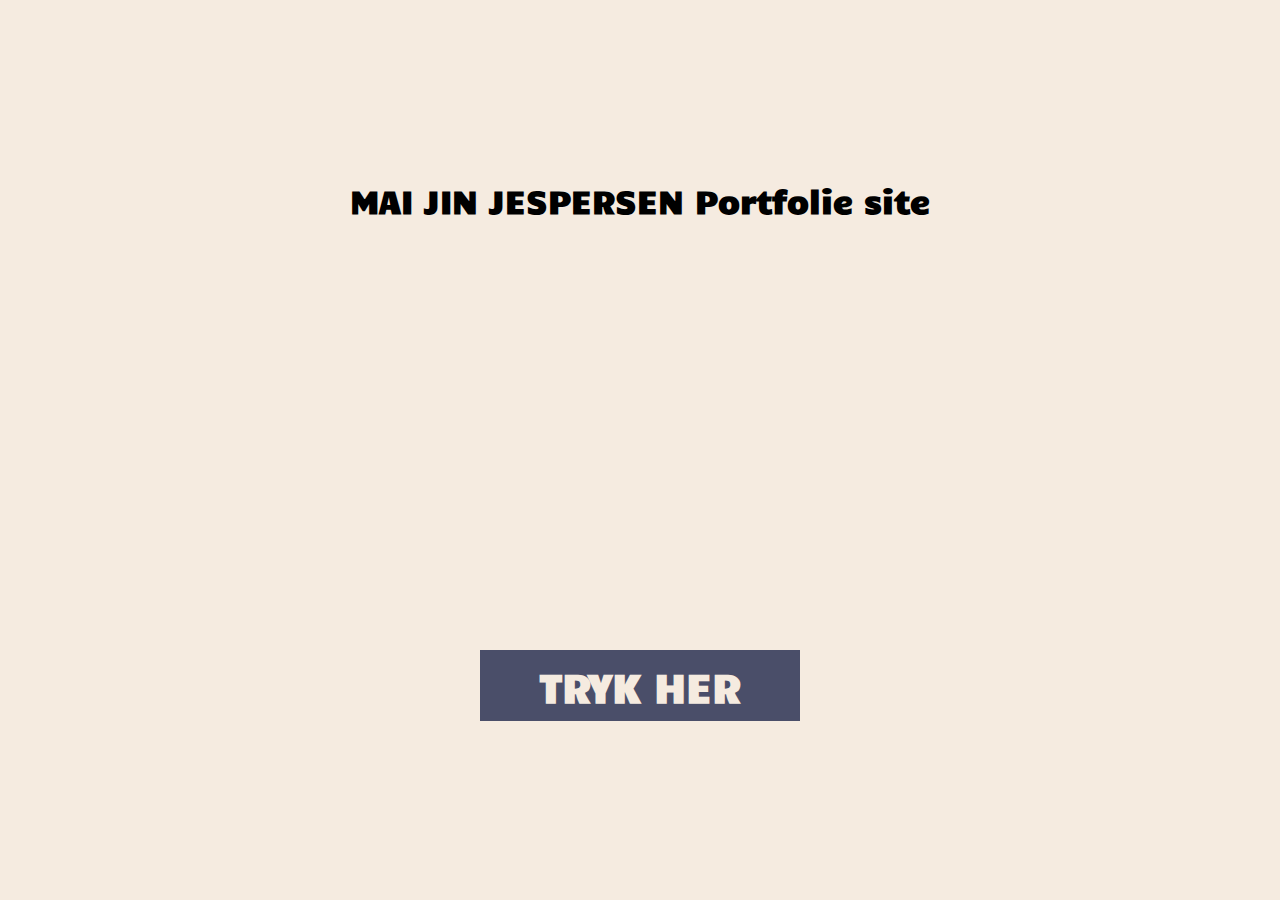
<file: index.html>
<!DOCTYPE html>
<html lang="da">

<head>
    <meta charset="UTF-8">
    <meta name="viewport" content="width=device-width, initial-scale=1.0">
    <title>screen</title>
    <link rel="preconnect" href="https://fonts.googleapis.com">
    <link rel="preconnect" href="https://fonts.gstatic.com" crossorigin>
    <link href="https://fonts.googleapis.com/css2?family=Candal&display=swap" rel="stylesheet">
    <link rel="stylesheet" href="style.css">
</head>

<body class="screen">
    <header></header>
    <main>
        <div class="container screen_text">
            <h1>
                MAI JIN JESPERSEN
                Portfolie site
            </h1>

            <a class="knap" id="forside_knap" href="forside.html">
                TRYK HER
            </a>
        </div>
    </main>

    <script type="module" src="script.js"></script>
</body>

</html>
</file>
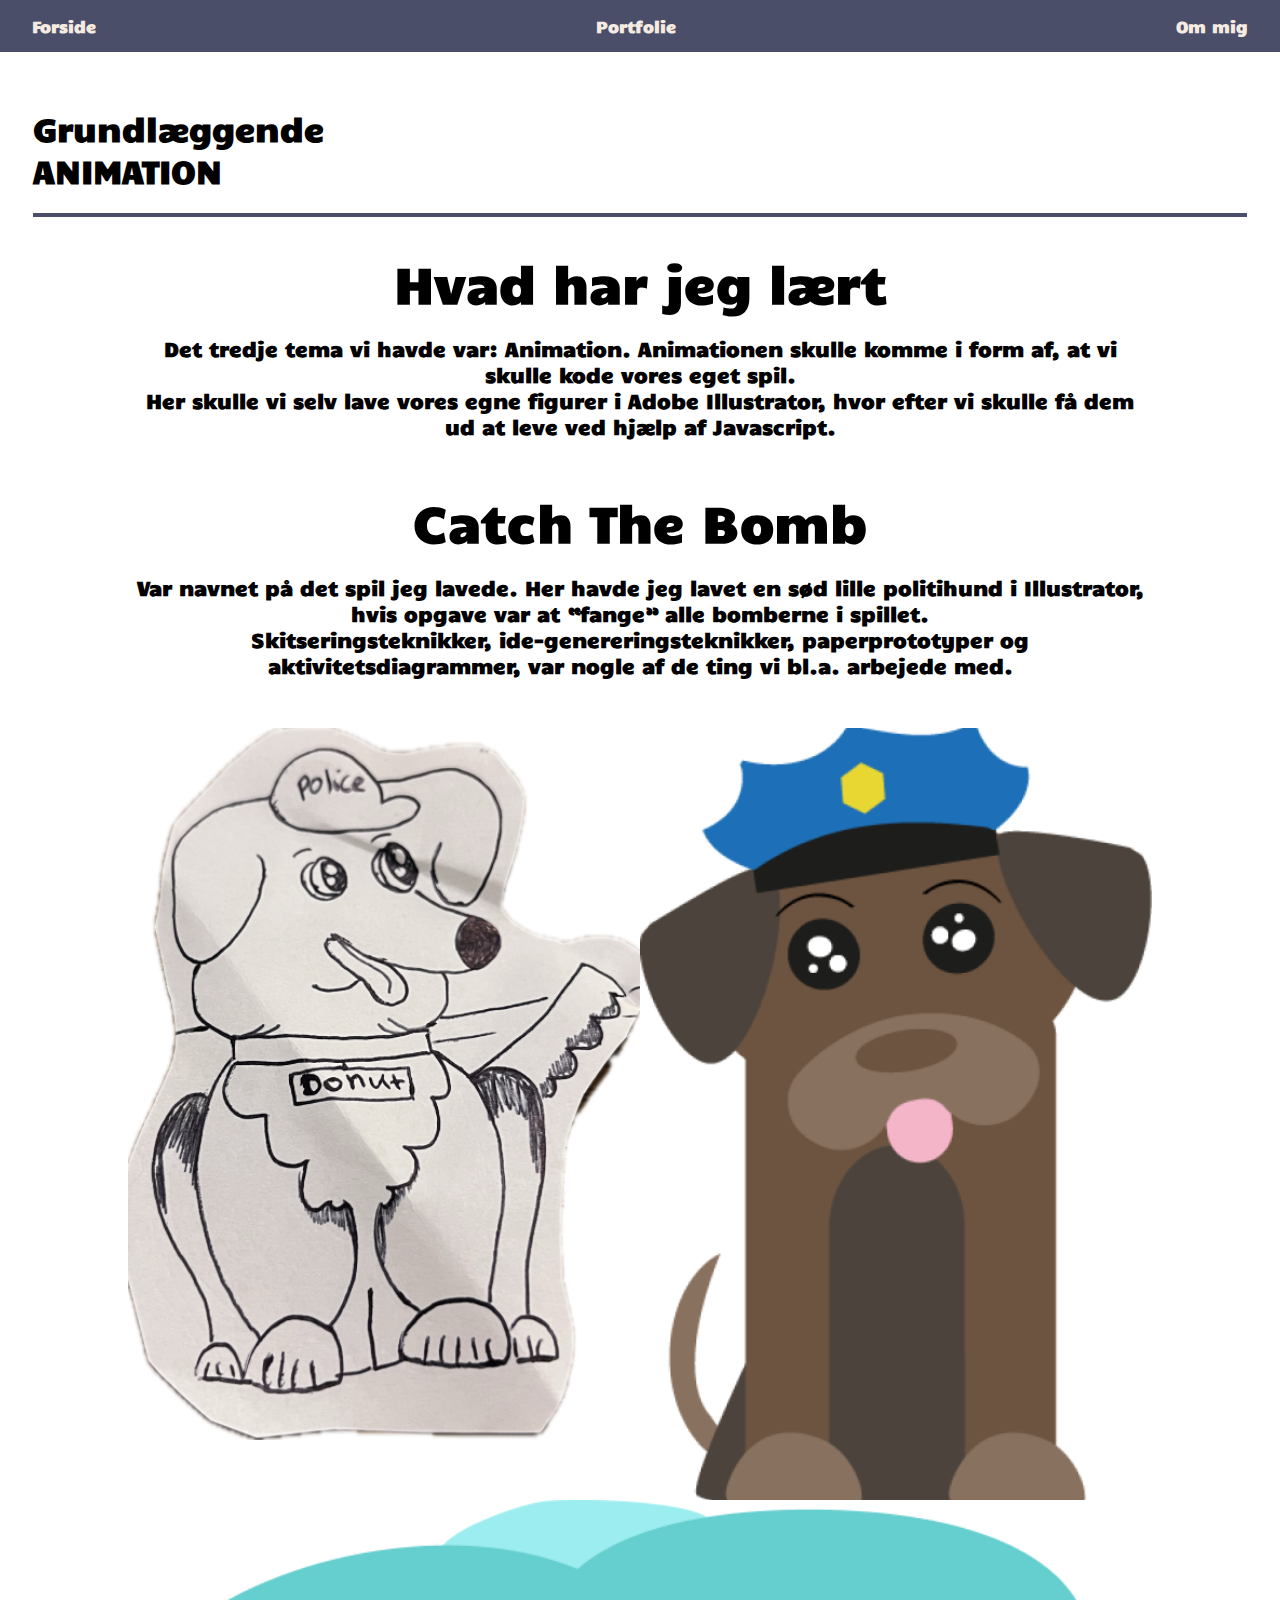
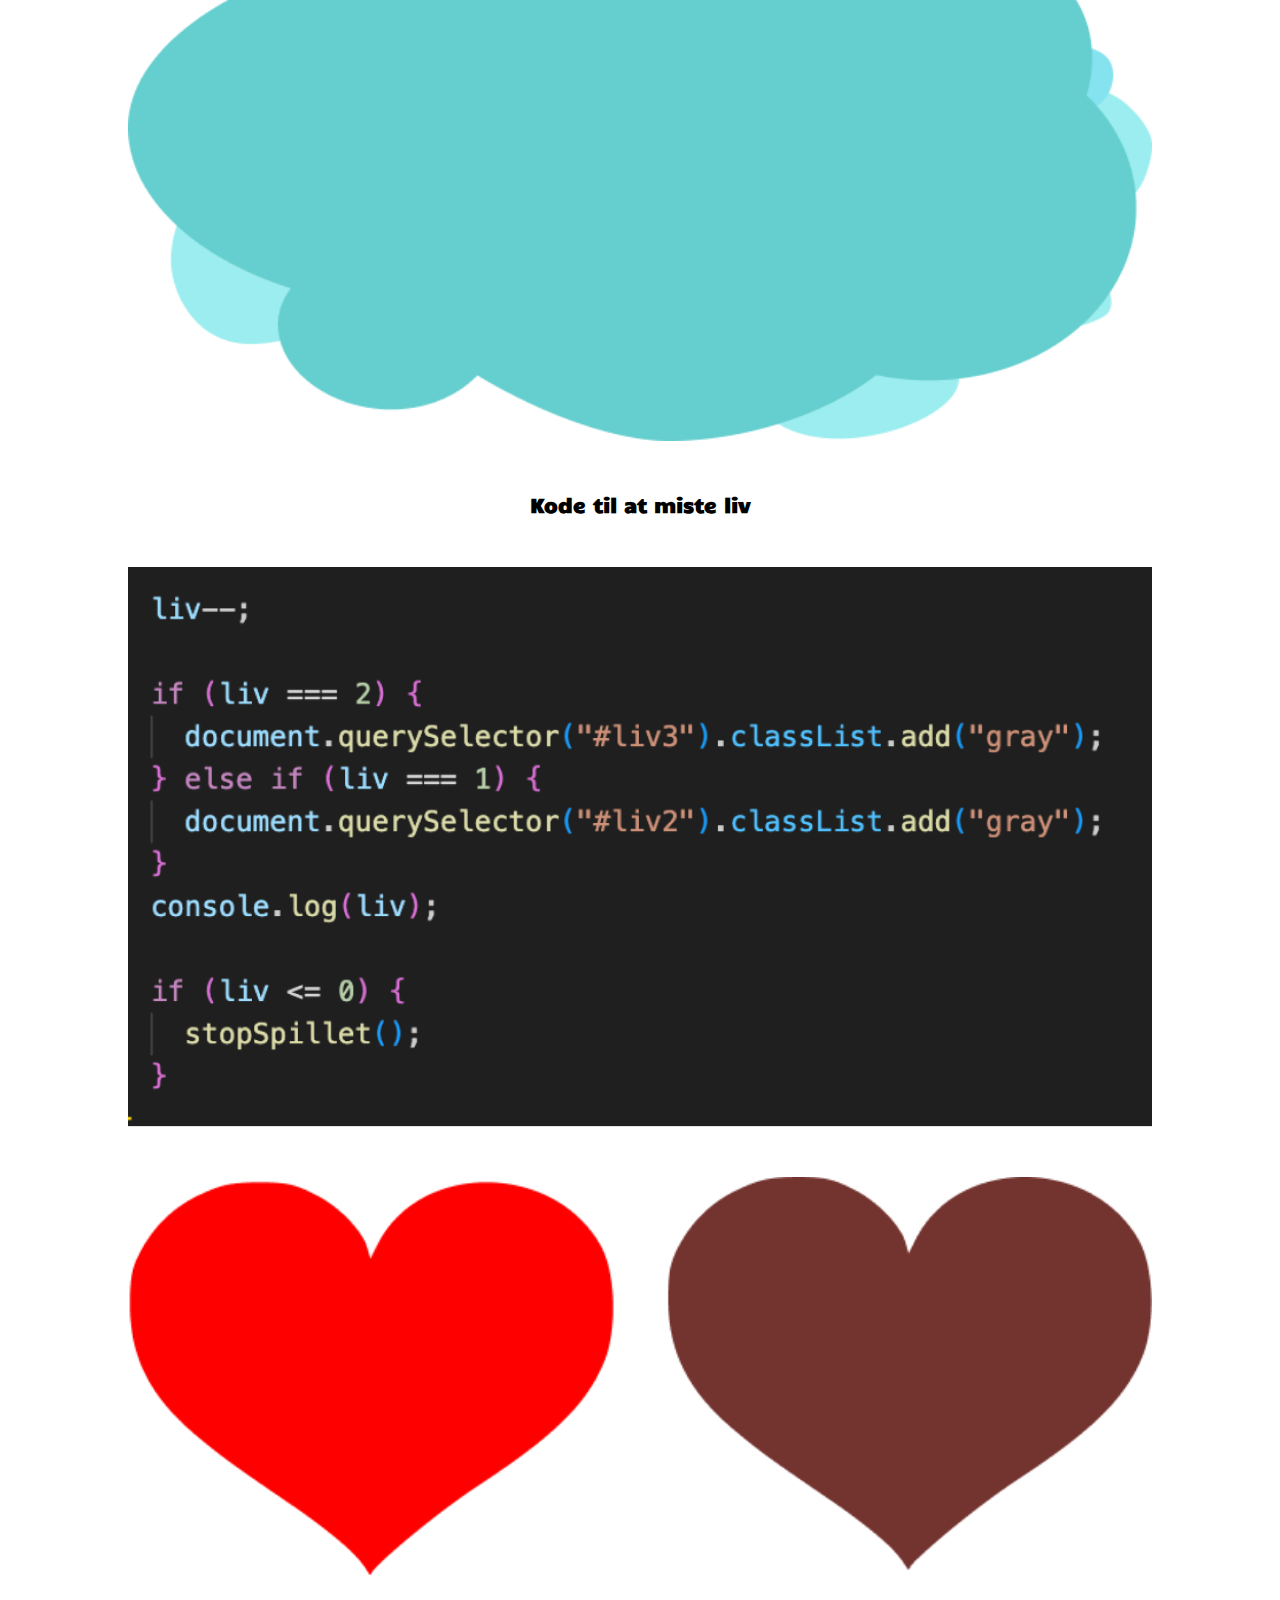
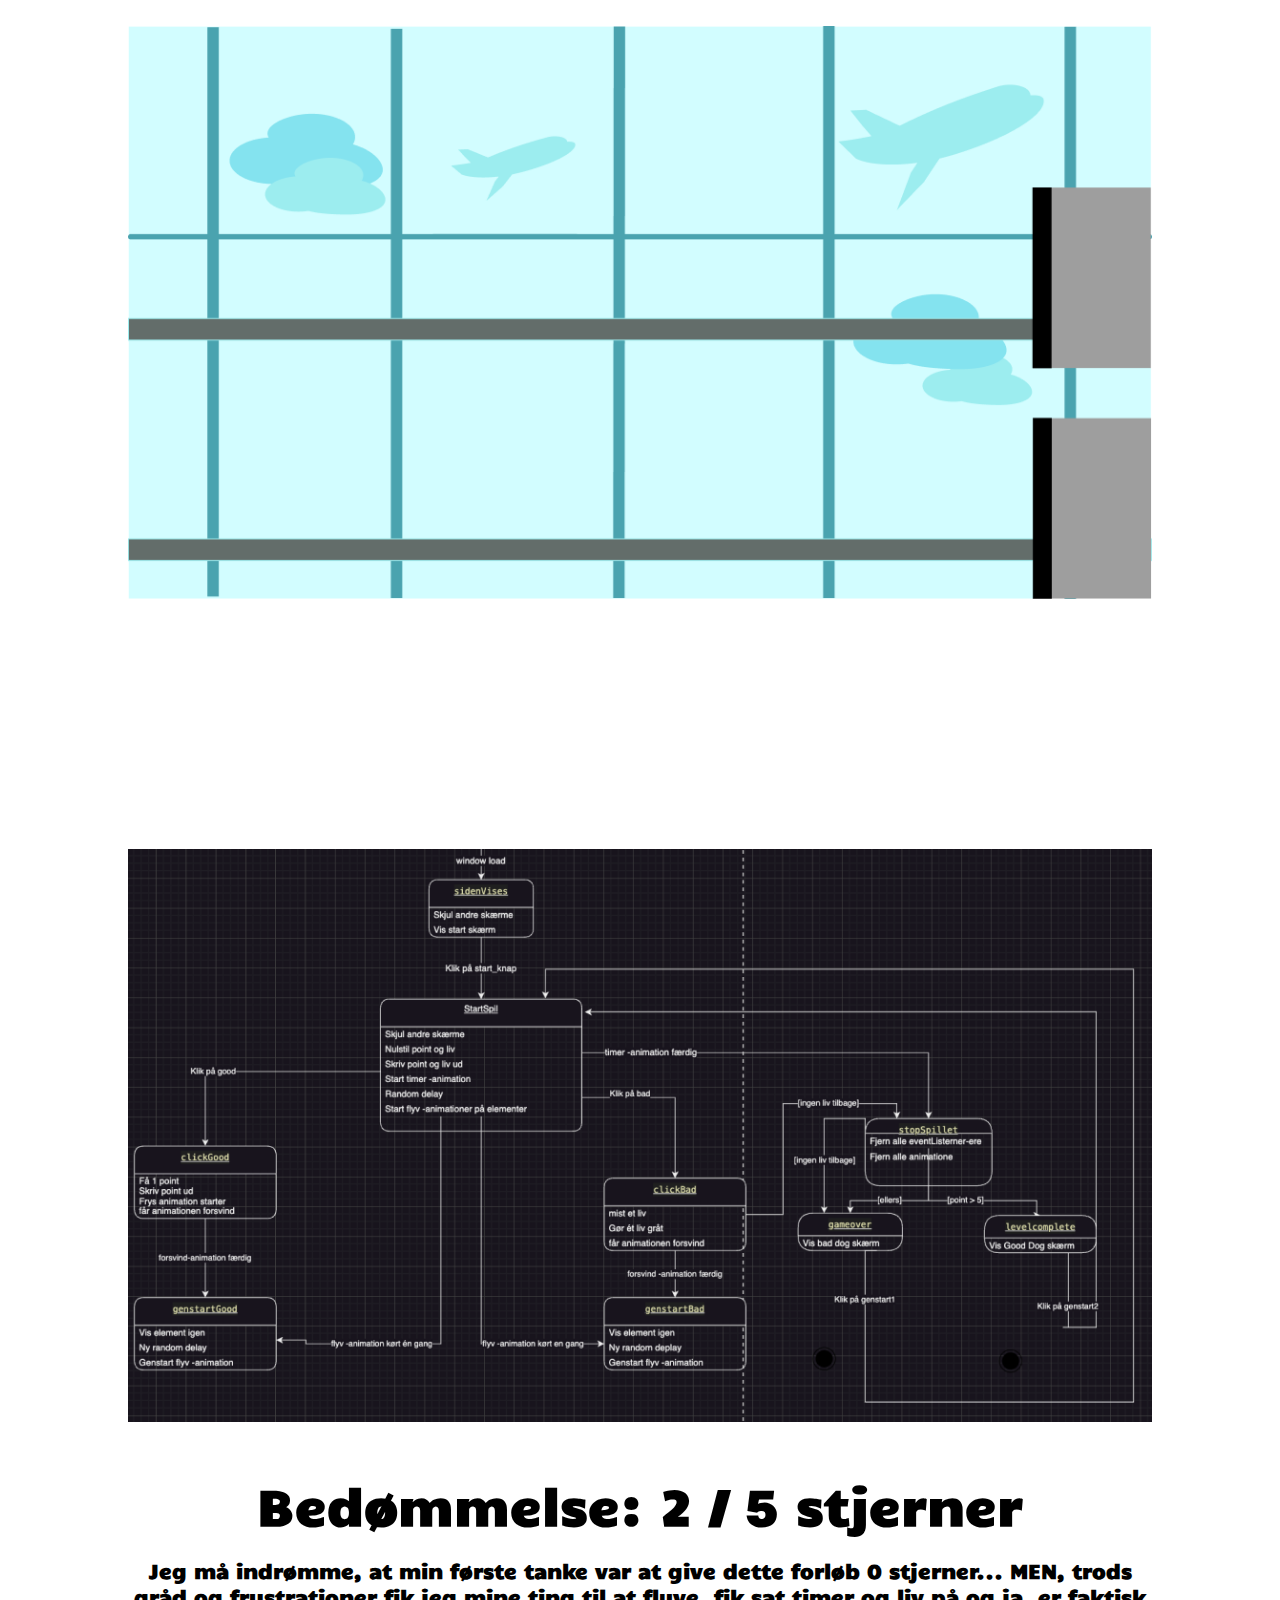
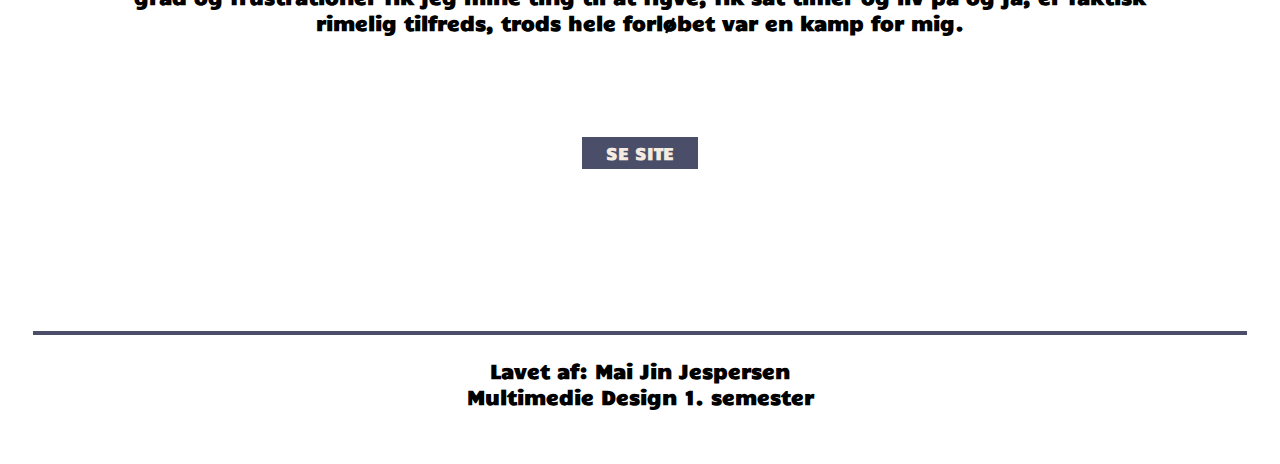
<file: animation.html>
<!DOCTYPE html>
<html lang="da">

<head>
    <meta charset="UTF-8">
    <meta name="viewport" content="width=device-width, initial-scale=1.0">
    <title>animation</title>
    <link rel="preconnect" href="https://fonts.googleapis.com">
    <link rel="preconnect" href="https://fonts.gstatic.com" crossorigin>
    <link href="https://fonts.googleapis.com/css2?family=Candal&display=swap" rel="stylesheet">
    <link rel="stylesheet" href="style.css">
</head>

<body>




    <header>
        <div class="burger_container">
            <div id="burger_knap">
                <div class="burger_streg"></div>
                <div class="burger_streg"></div>
                <div class="burger_streg"></div>
            </div>
        </div>
        <nav class="menu" id="ul_text">
            <ul>
                <li><a href="forside.html">Forside</a></li>
                <li><a href="portfolie.html">Portfolie</a></li>
                <li><a href="mig.html">Om mig</a></li>
            </ul>
        </nav>
    </header>
    <main>
        <div class="overskrift_box">
            <h1>
                Grundlæggende <br> ANIMATION <br>

            </h1>
        </div>
        <div class="container grid_indhold">
            <div>
                <h2>Hvad har jeg lært</h2>
                <p>Det tredje tema vi havde var: Animation. Animationen skulle komme i form af, at vi skulle kode vores
                    eget
                    spil. <br> Her skulle vi selv lave vores egne figurer i Adobe Illustrator, hvor efter vi skulle få
                    dem
                    ud at leve ved
                    hjælp af
                    Javascript.
                </p>
            </div>
            <div>
                <h2>Catch The Bomb</h2>
                <p>Var navnet på det spil jeg lavede.
                    Her havde jeg lavet en sød lille politihund i Illustrator, hvis opgave var at “fange” alle bomberne
                    i
                    spillet.
                </p>
                <p>Skitseringsteknikker, ide-genereringsteknikker, paperprototyper og aktivitetsdiagrammer, var nogle af
                    de
                    ting vi bl.a.
                    arbejede med.</p>
            </div>
            <div class="hunde_grid1">
                <img class="hund_figma" src="billeder_til_site/animation_pic/proto_hund.png" alt="proto_hund">
                <img class="hund_illustrator" src="billeder_til_site/animation_pic/hund.png" alt="hund">
                <img class="sky" src="billeder_til_site/animation_pic/sky.png" alt="sky">
            </div>
            <div class="hunde_grid2">
                <p>Kode til at miste liv</p>
                <img class="kode_liv" src="billeder_til_site/animation_pic/kode_liv.png" alt="kode_liv">
                <img class="rodt_hjerte" src="billeder_til_site/animation_pic/heart.png" alt="rodt_hjerte">
                <img class="grey_hjerte" src="billeder_til_site/animation_pic/heart_gry.png" alt="grey_hjerte">
            </div>
            <img class="baggrund" src="billeder_til_site/animation_pic/rigtig_baggrund.png" alt="">
            <video autoplay muted loop class="spil_video"
                src="http://hellomaijespersen.com/billeder_til_site/animation_pic/spil_video.mov"></video>
            <img class="sidste_pic" src="billeder_til_site/animation_pic/sidste_pic.png" alt="">
            <div>

                <h2>Bedømmelse: 2 / 5 stjerner</h2>
                <P>Jeg må indrømme, at min første tanke var at give dette forløb 0 stjerner... MEN, trods gråd og
                    frustrationer fik jeg
                    mine ting til at flyve, fik sat timer og liv på og ja, er faktisk rimelig tilfreds, trods hele
                    forløbet var en kamp for
                    mig.</P>
                <a class="knap" id="knap_se_site" href="/kea/04_animation/spil/spil.html">SE SITE</a>
            </div>
        </div>
    </main>
    <footer>
        <p>Lavet af: Mai Jin Jespersen</p>
        <p>Multimedie Design 1. semester</p>
    </footer>
    <script type="module" src="script.js"></script>
</body>

</html>
</file>
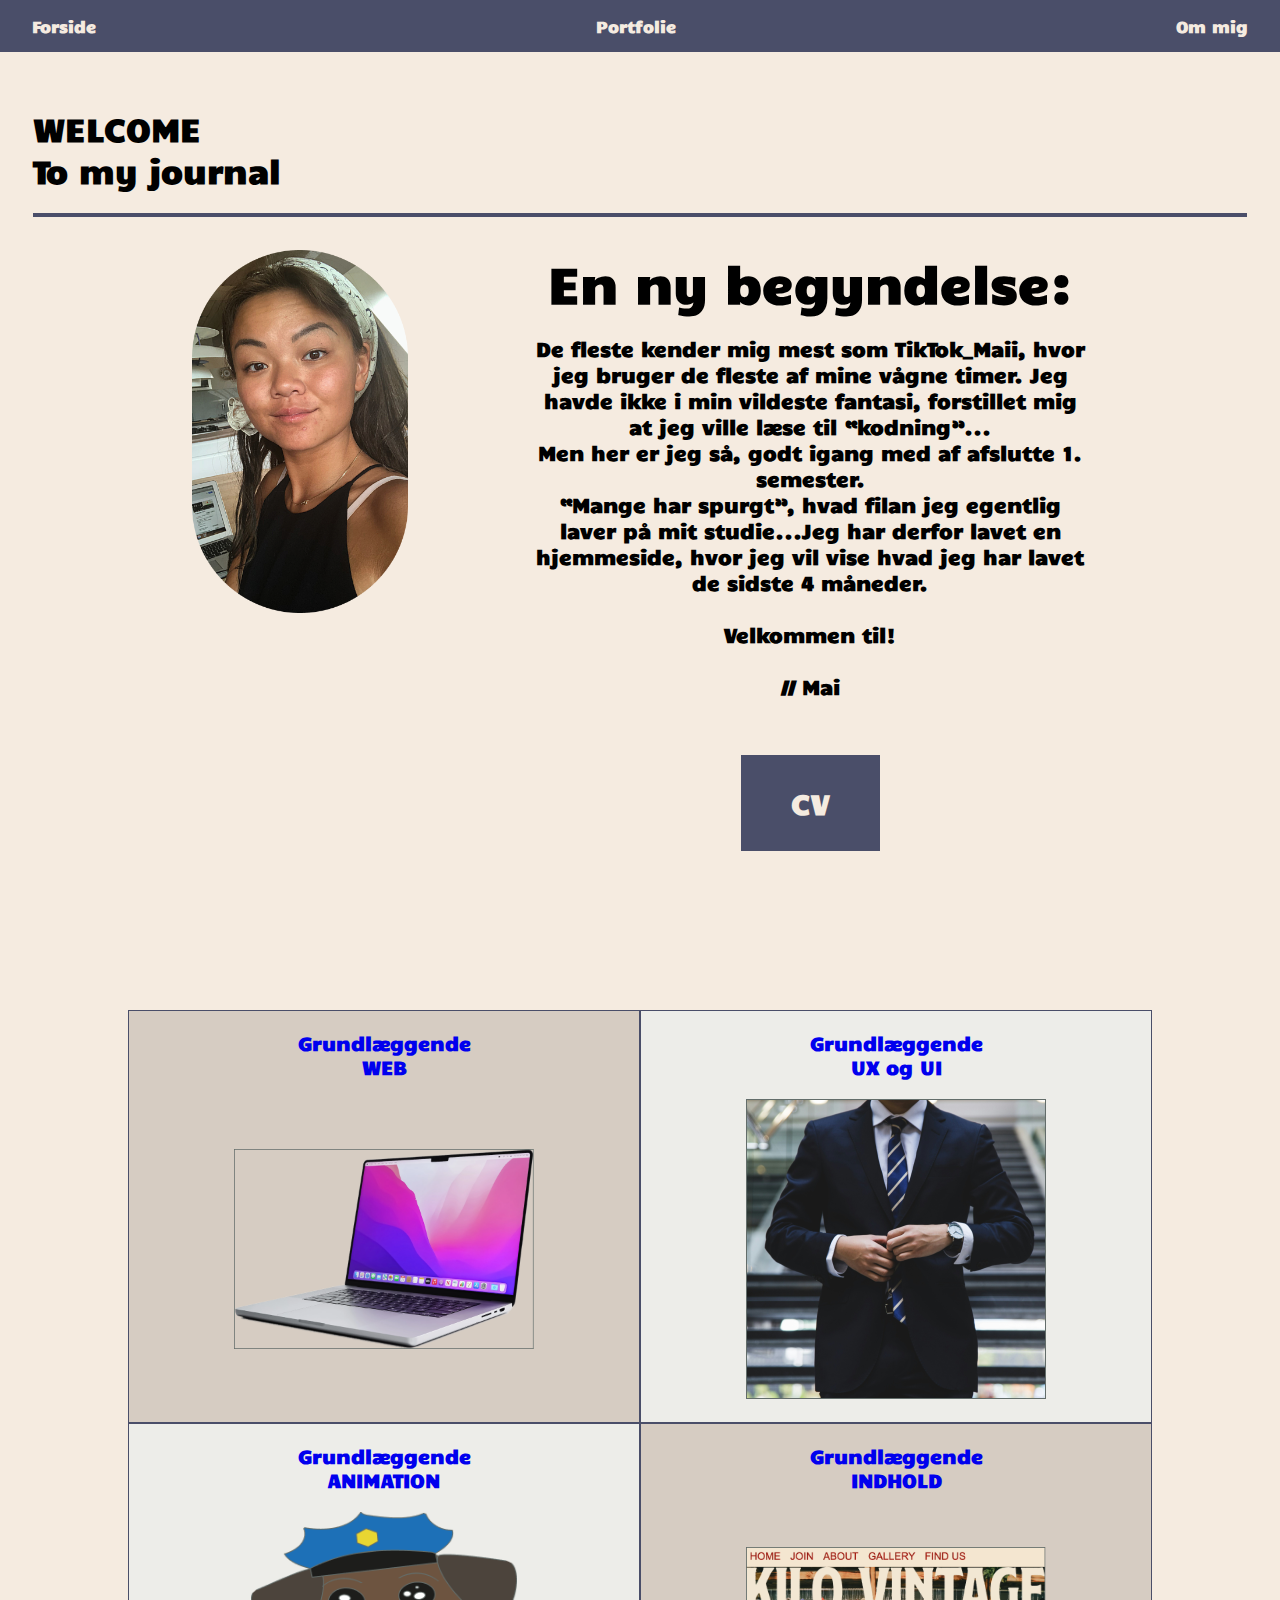
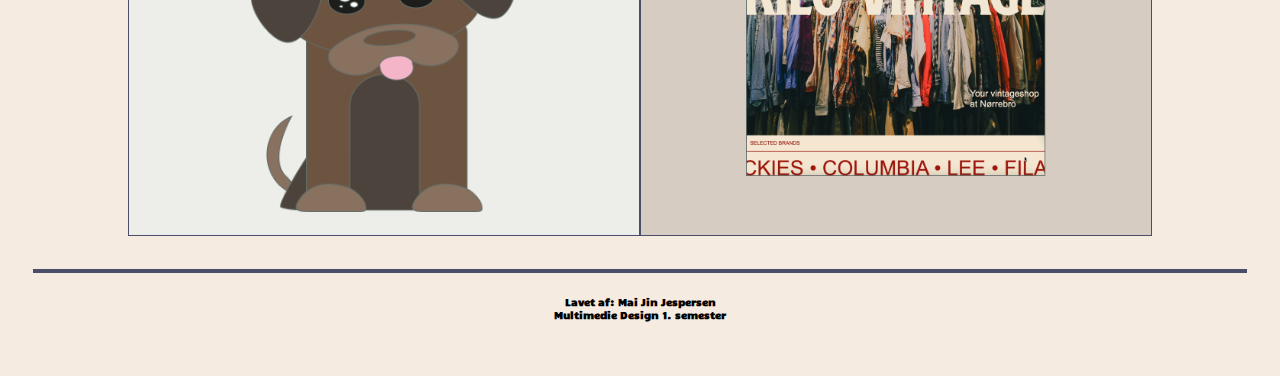
<file: forside.html>
<!DOCTYPE html>
<html lang="da">

<head>
    <meta charset="UTF-8">
    <meta name="viewport" content="width=device-width, initial-scale=1.0">
    <title>forside</title>
    <link rel="preconnect" href="https://fonts.googleapis.com">
    <link rel="preconnect" href="https://fonts.gstatic.com" crossorigin>
    <link href="https://fonts.googleapis.com/css2?family=Candal&display=swap" rel="stylesheet">
    <link rel="stylesheet" href="style.css">

</head>

<body class="forside">
    <header>
        <div class="burger_container">
            <div id="burger_knap">
                <div class="burger_streg"></div>
                <div class="burger_streg"></div>
                <div class="burger_streg"></div>
            </div>
        </div>
        <nav class="menu" id="ul_text">
            <ul>
                <li><a href="forside.html">Forside</a></li>
                <li><a href="portfolie.html">Portfolie</a></li>
                <li><a href="mig.html">Om mig</a></li>
            </ul>
        </nav>
    </header>


    <main class="mainforside">
        <div class="overskrift_box">
            <h1>
                WELCOME <br> To my journal <br>
            </h1>
        </div>
        <div class="container_forside">
            <div class="begyndelse_indhold">
                <img class="billede_mig" src="billeder_til_site/forside_pic/mig.png" alt="billede af mig">
                <div class="grid_1-2">
                    <h2>En ny begyndelse: </h2>
                    <p>De fleste kender mig mest som TikTok_Maii, hvor jeg bruger de fleste af mine vågne timer. Jeg
                        havde ikke i min vildeste
                        fantasi, forstillet mig at jeg ville læse til “kodning”... <br> Men her er jeg så, godt igang
                        med af afslutte 1. semester.
                        <br>
                        “Mange har spurgt”, hvad filan jeg egentlig laver på mit studie...Jeg har derfor lavet en
                        hjemmeside, hvor jeg vil vise
                        hvad jeg har lavet de sidste 4 måneder. <br>
                        <br> Velkommen til! <br>
                        <br>// Mai <br>
                    </p>
                    <a class="knap" id="cv_knap" href="mig.html">CV</a>
                </div>
            </div>
        </div>
        <div class="container">
            <div class="grid_portfolie">


                <a class="item" href="web.html">
                    <h3>Grundlæggende <br> WEB <br></h3>
                    <img src="billeder_til_site/forside_pic/computer.png" alt="computer">
                </a>


                <a href="ux.html" class="item">
                    <h3>Grundlæggende <br> UX og UI <br></h3>
                    <img src="billeder_til_site/forside_pic/ux.png" alt="ux_pic">
                </a>

                <a href="animation.html" class="item">
                    <h3>Grundlæggende <br> ANIMATION <br></h3>
                    <img src="billeder_til_site/forside_pic/hund.png" alt="animation_pic">
                </a>

                <a href="indhold.html" class="item">
                    <h3>Grundlæggende <br> INDHOLD <br></h3>
                    <img src="billeder_til_site/forside_pic/kilovintage.png" alt="kilovintages_pic">
                </a>

            </div>
        </div>


    </main>
    <footer <p>
        </p>
        Lavet af: Mai Jin Jespersen <br>

        Multimedie Design 1. semester
        </p>


    </footer>
    <script type="module" src="script.js"></script>
</body>

</html>
</file>
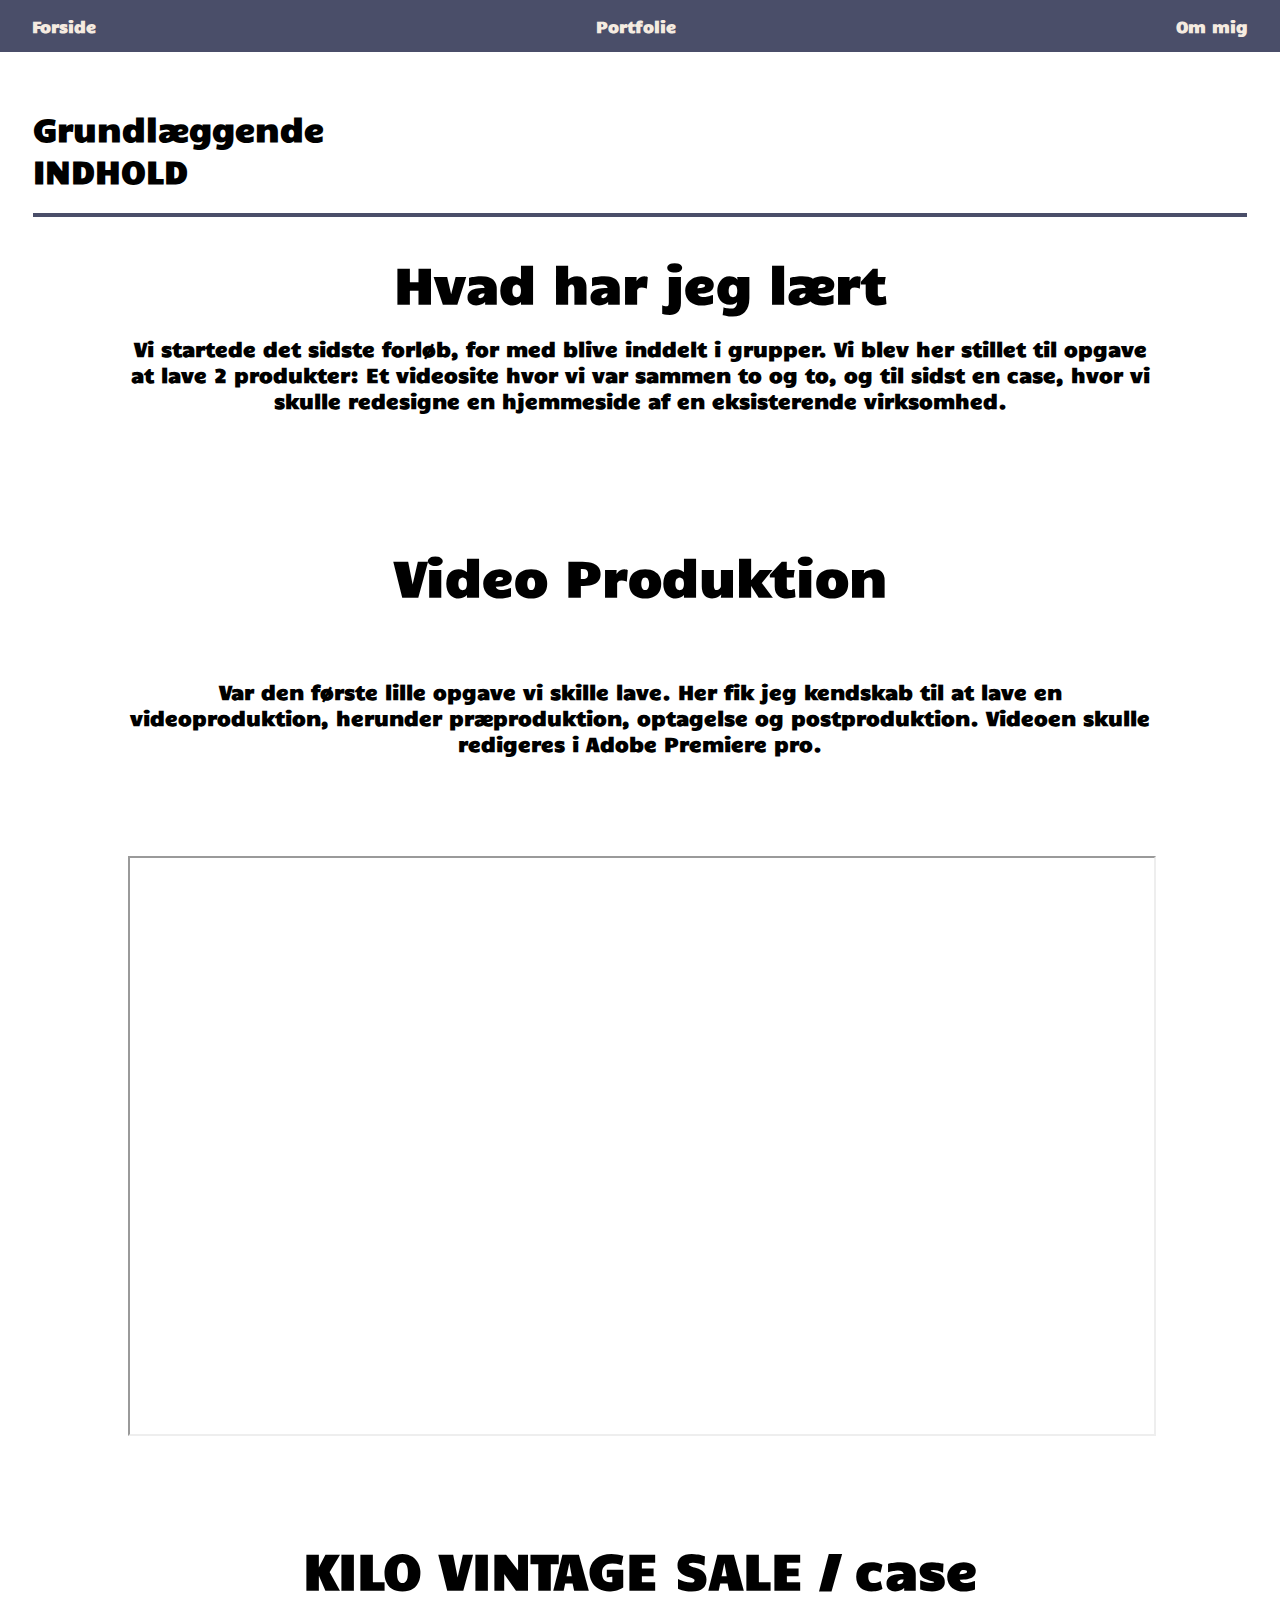
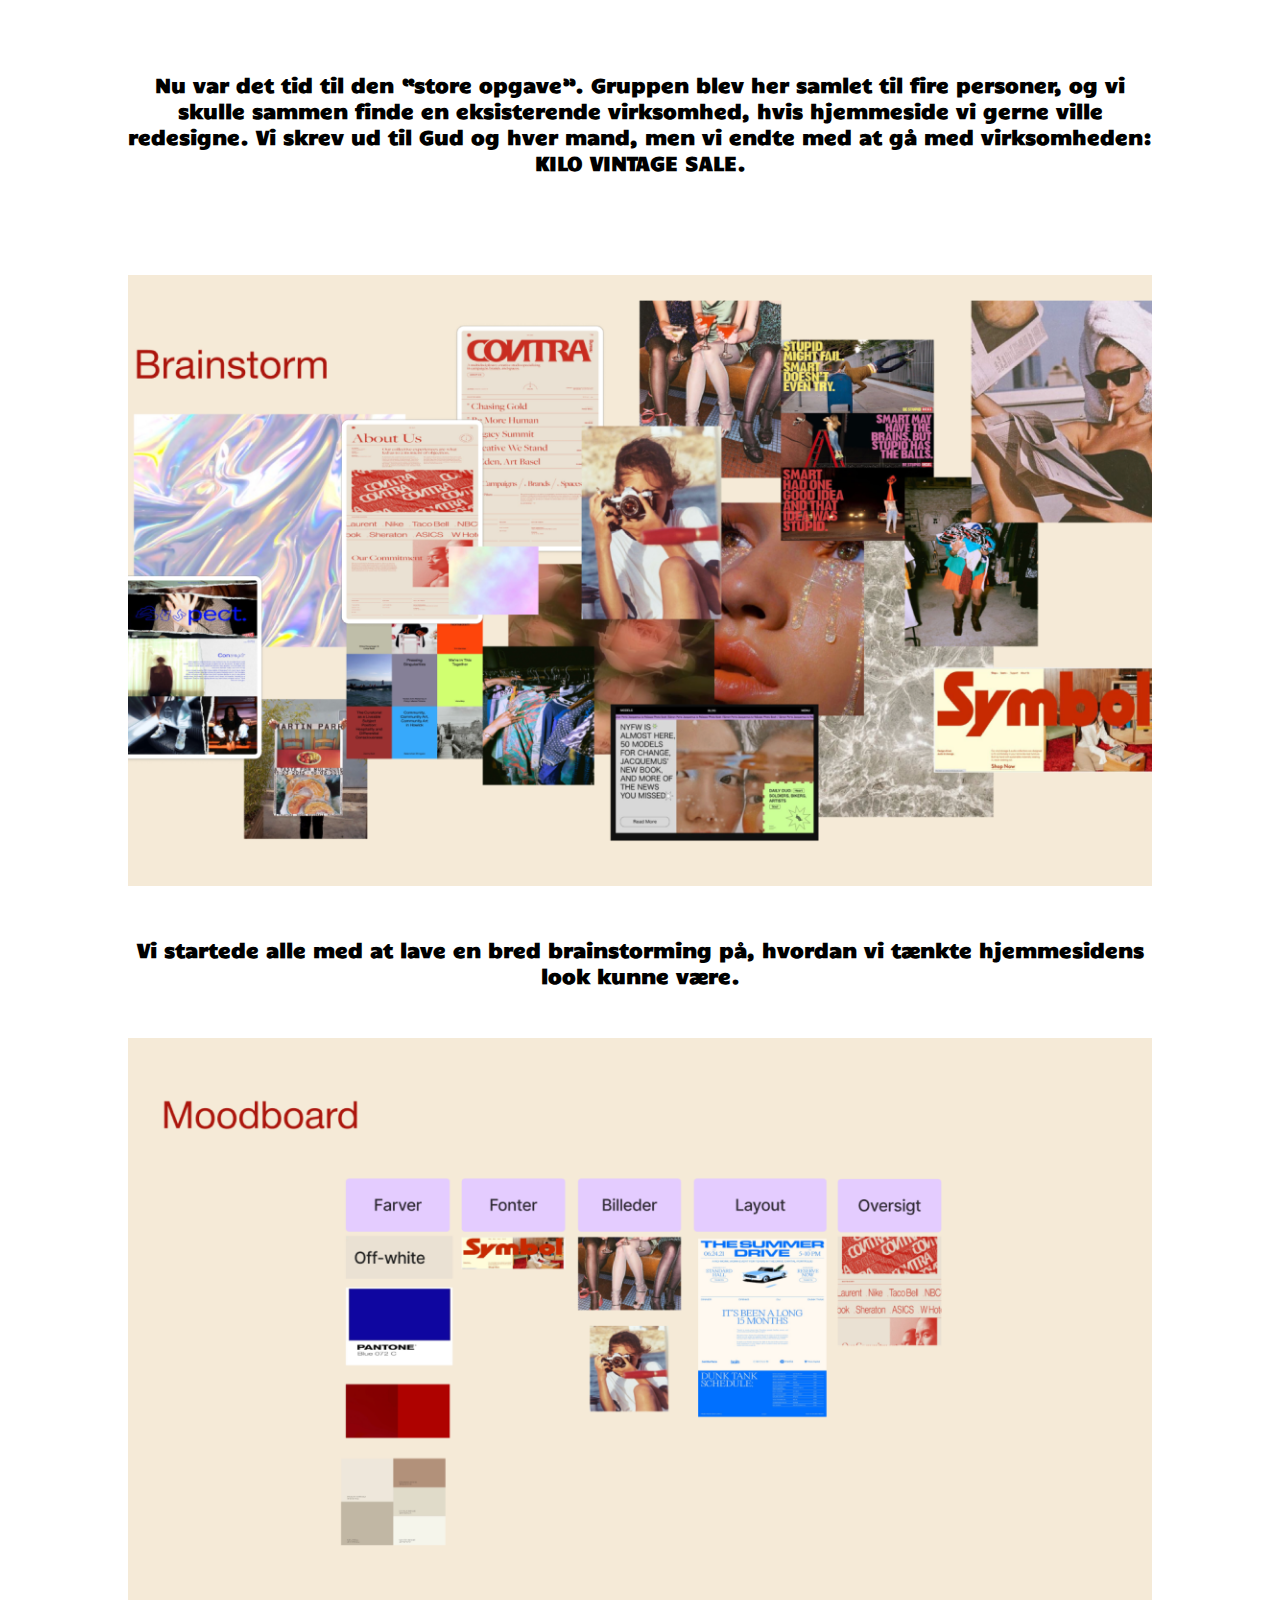
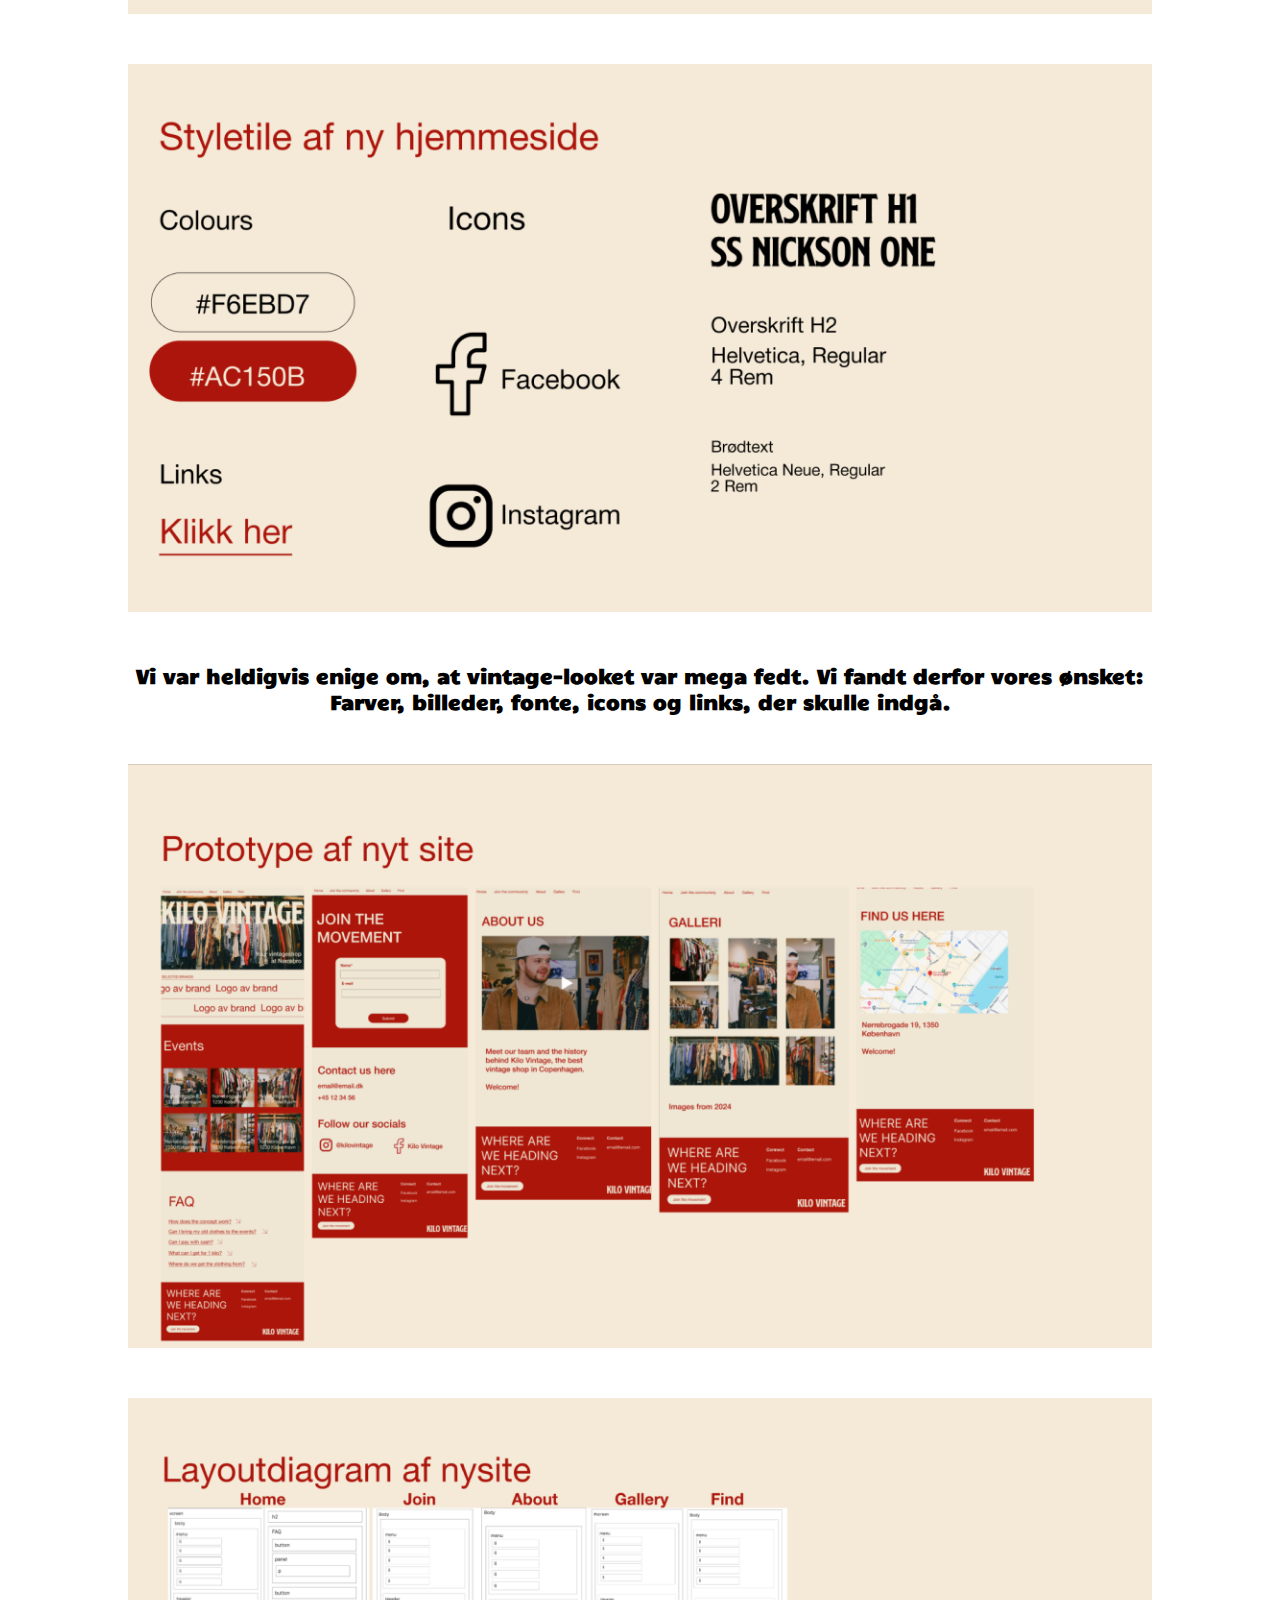
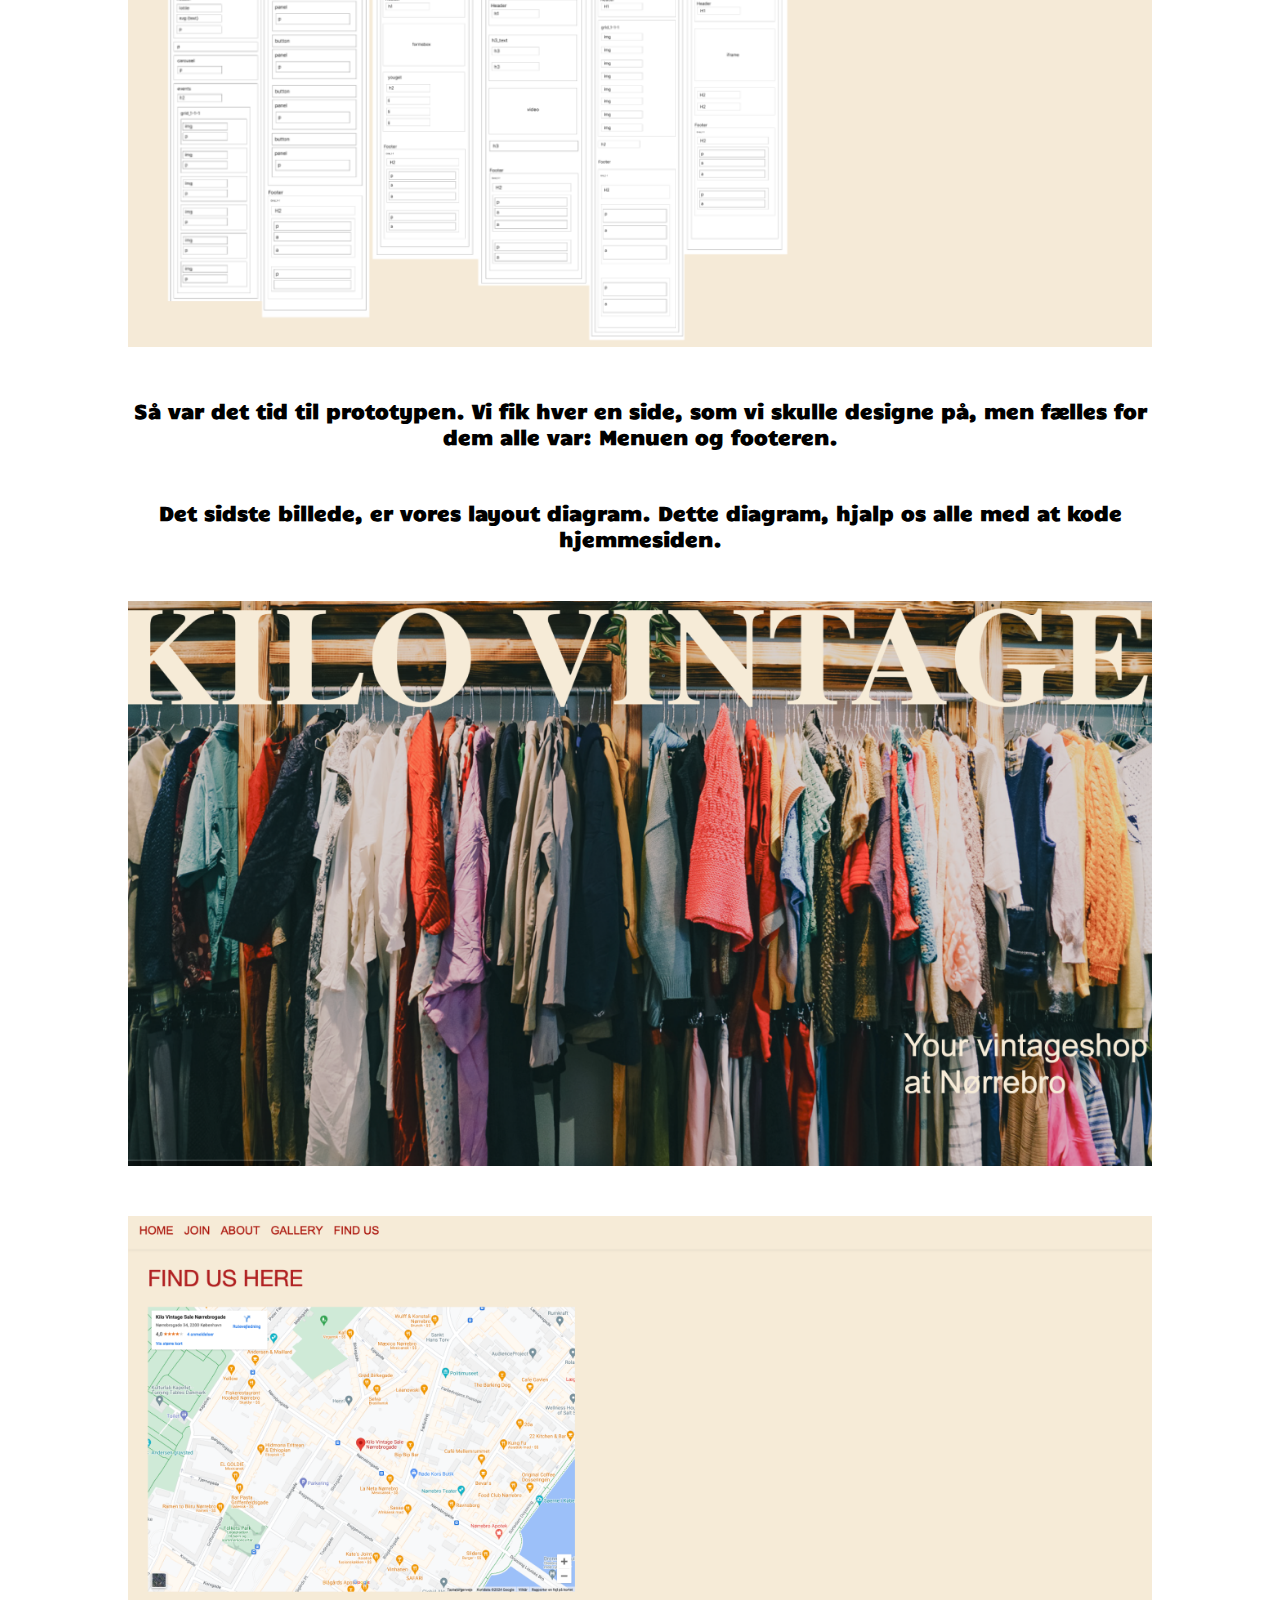
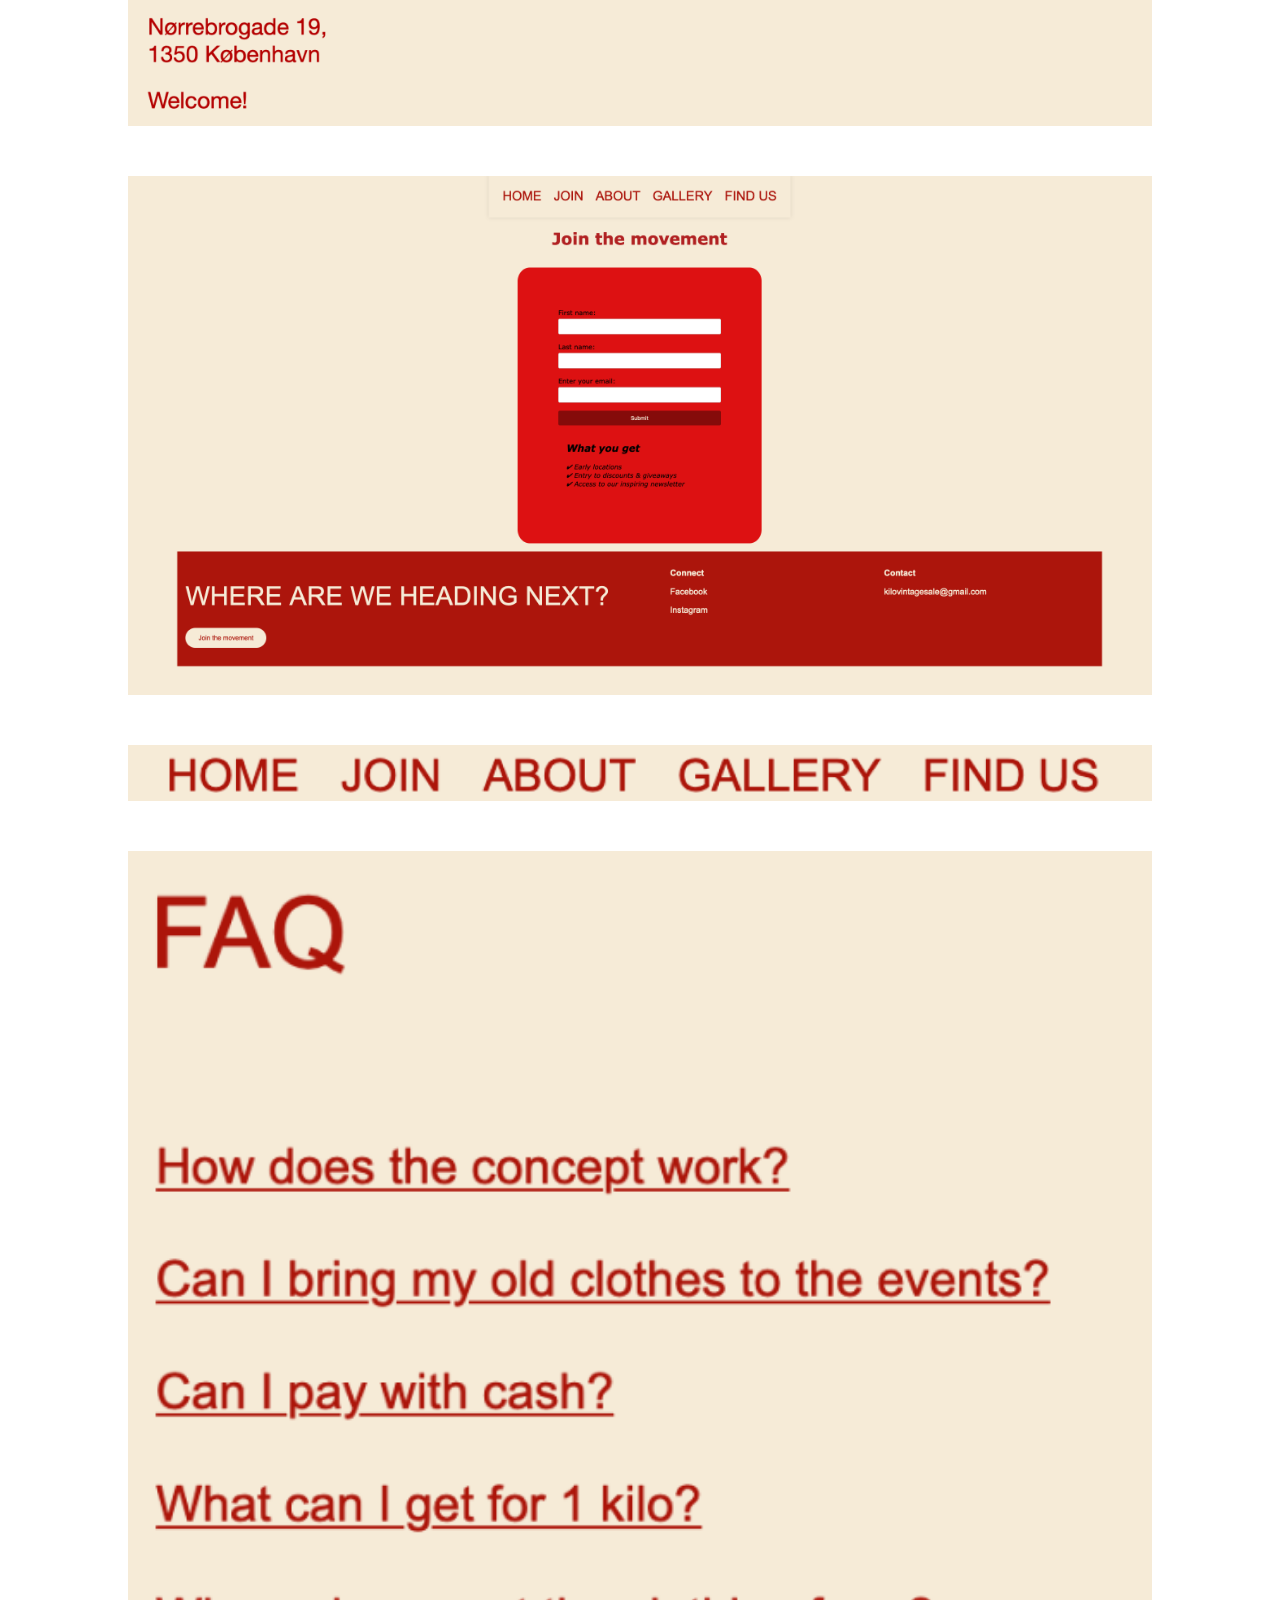
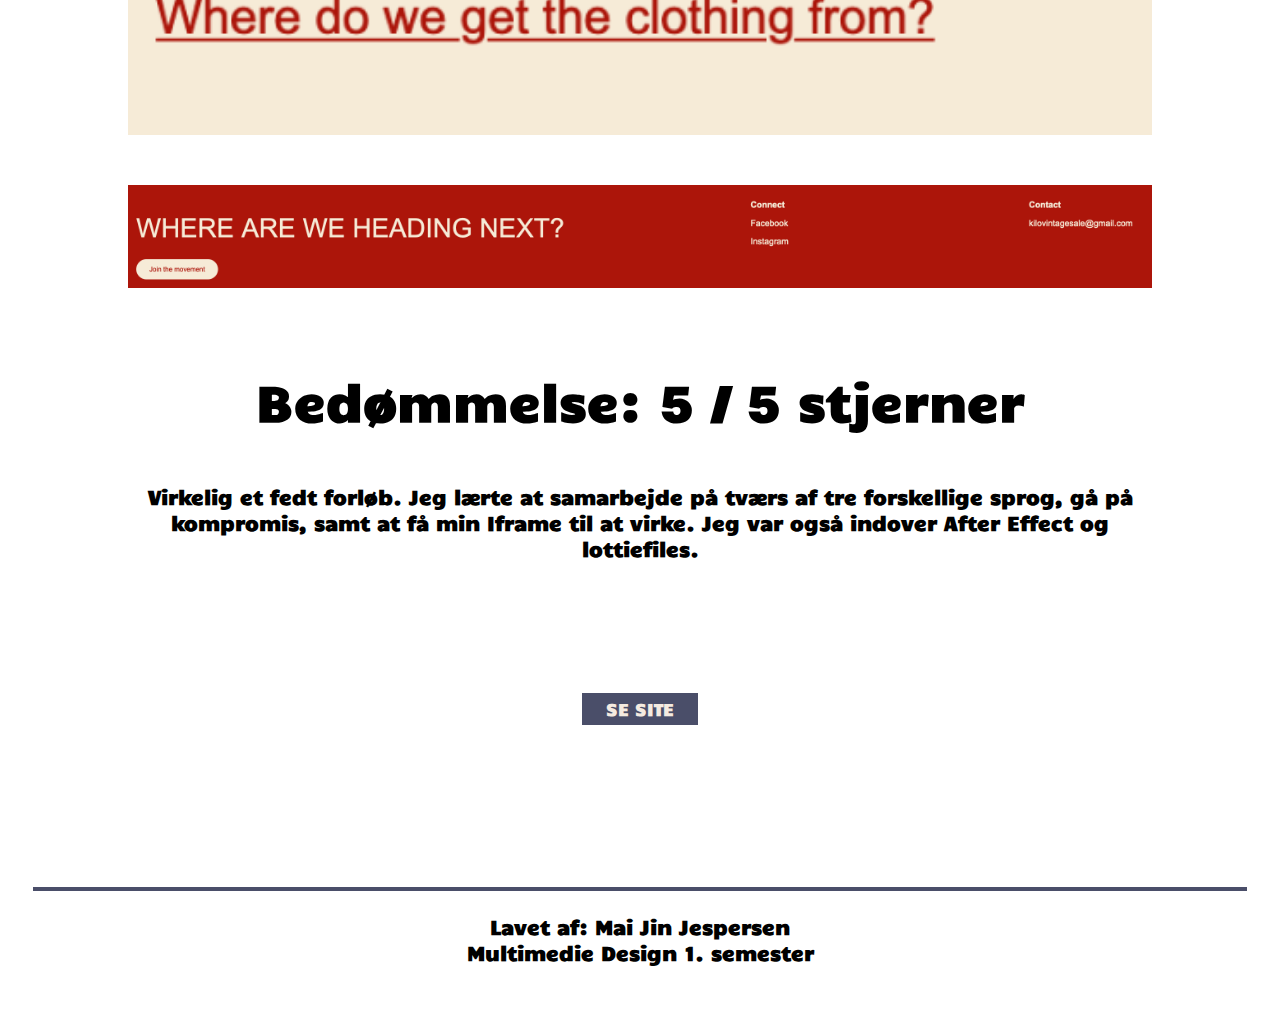
<file: indhold.html>
<!DOCTYPE html>
<html lang="da">

<head>
    <meta charset="UTF-8">
    <meta name="viewport" content="width=device-width, initial-scale=1.0">
    <title>forside</title>
    <link rel="preconnect" href="https://fonts.googleapis.com">
    <link rel="preconnect" href="https://fonts.gstatic.com" crossorigin>
    <link href="https://fonts.googleapis.com/css2?family=Candal&display=swap" rel="stylesheet">
    <link rel="stylesheet" href="style.css">
</head>

<body class="">
    <header>
        <div class="burger_container">
            <div id="burger_knap">
                <div class="burger_streg"></div>
                <div class="burger_streg"></div>
                <div class="burger_streg"></div>
            </div>
        </div>
        <nav class="menu" id="ul_text">
            <ul>
                <li><a href="forside.html">Forside</a></li>
                <li><a href="portfolie.html">Portfolie</a></li>
                <li><a href="mig.html">Om mig</a></li>
            </ul>
        </nav>
    </header>
    <main>
        <div class="overskrift_box">
            <h1>
                Grundlæggende <br> INDHOLD <br>
            </h1>
        </div>
        <div class="container ">

            <div class="grid_1-2">
                <h2>Hvad har jeg lært</h2>
                <p>Vi startede det sidste forløb, for med blive inddelt i grupper. Vi blev her stillet til opgave at
                    lave 2
                    produkter: Et
                    videosite hvor vi var sammen to og to, og til sidst en case, hvor vi skulle redesigne en hjemmeside
                    af
                    en eksisterende
                    virksomhed.
                </p>
            </div>
            <div class="forløb_box grid_1-2">
                <h2>Video Produktion</h2>
                <p>Var den første lille opgave vi skille lave. Her fik jeg kendskab til at lave en videoproduktion,
                    herunder
                    præproduktion,
                    optagelse og postproduktion. Videoen skulle redigeres i Adobe Premiere pro.</p>
                <iframe class="smykke_queen_video" src="https://www.youtube.com/embed/38TOht4EjKE?si=mVi_7weY3ubfxLr9"
                    title="smykke_queen_video" width="100%" height="auto"
                    allow="accelerometer autoplay clipboard-write encrypted-media gyroscope picture-in-picture web-share"
                    referrerpolicy="strict-origin-when-cross-origin" allowfullscreen>
                </iframe>
            </div>

            <div class="forløb_box grid_1-2">
                <h2>KILO VINTAGE SALE / case</h2>
                <p>Nu var det tid til den “store opgave”. Gruppen blev her samlet til fire personer, og vi skulle sammen
                    finde en
                    eksisterende virksomhed, hvis hjemmeside vi gerne ville redesigne.

                    Vi skrev ud til Gud og hver mand, men vi endte med at gå med virksomheden: KILO VINTAGE SALE.</p>
            </div>
            <div class="grid_indhold">

                <img class="brainstorm_indhold_pic" src="billeder_til_site/indhold_pic/brainstorm.png"
                    alt="brainstorm_indhold_pic">
                <p>Vi startede alle med at lave en bred brainstorming på, hvordan vi tænkte hjemmesidens look kunne
                    være.
                </p>
                <img class="moodboard_indhold_pic" src="billeder_til_site/indhold_pic/moodboard.png" alt="">
                <img class="styletile_indhold_pic" src="billeder_til_site/indhold_pic/styletile.png" alt="">
                <p>Vi var heldigvis enige om, at vintage-looket var mega fedt. Vi fandt derfor vores ønsket: Farver,
                    billeder, fonte, icons
                    og links, der skulle indgå.</p>
                <img src="billeder_til_site/indhold_pic/prototype.png" alt="prototype">
                <img src="billeder_til_site/indhold_pic/laydiagram.png" alt="Layoutdiagram">
                <p>Så var det tid til prototypen. Vi fik hver en side, som vi skulle designe på, men fælles for dem alle
                    var:
                    Menuen og
                    footeren.</p>
                <p>Det sidste billede, er vores layout diagram. Dette diagram, hjalp os alle med at kode hjemmesiden.
                </p>
                <img src="billeder_til_site/indhold_pic/hero.png" alt="hero">
                <img src="billeder_til_site/indhold_pic/maps.png" alt="maps">
                <img src="billeder_til_site/indhold_pic/join.png" alt="join">
                <img src="billeder_til_site/indhold_pic/menu.png" alt="menu">
                <img src="billeder_til_site/indhold_pic/faq.png" alt="faq">
                <img src="billeder_til_site/indhold_pic/footer.png" alt="footer">

                <div class="forløb_box">

                    <h2>Bedømmelse: 5 / 5 stjerner</h2>
                    <P>Virkelig et fedt forløb. Jeg lærte at samarbejde på tværs af tre forskellige sprog, gå på
                        kompromis,
                        samt
                        at få min
                        Iframe til at virke. Jeg var også indover After Effect og lottiefiles.</P>
                    <a class="knap" id="knap_se_site" href="/kea/05_indhold/02_virksomhedssit/website/">SE SITE</a>
                </div>
            </div>
        </div>
    </main>
    <footer>
        <p>Lavet af: Mai Jin Jespersen</p>
        <p>Multimedie Design 1. semester</p>
    </footer>
    <script type="module" src="script.js"></script>
</body>

</html>
</file>
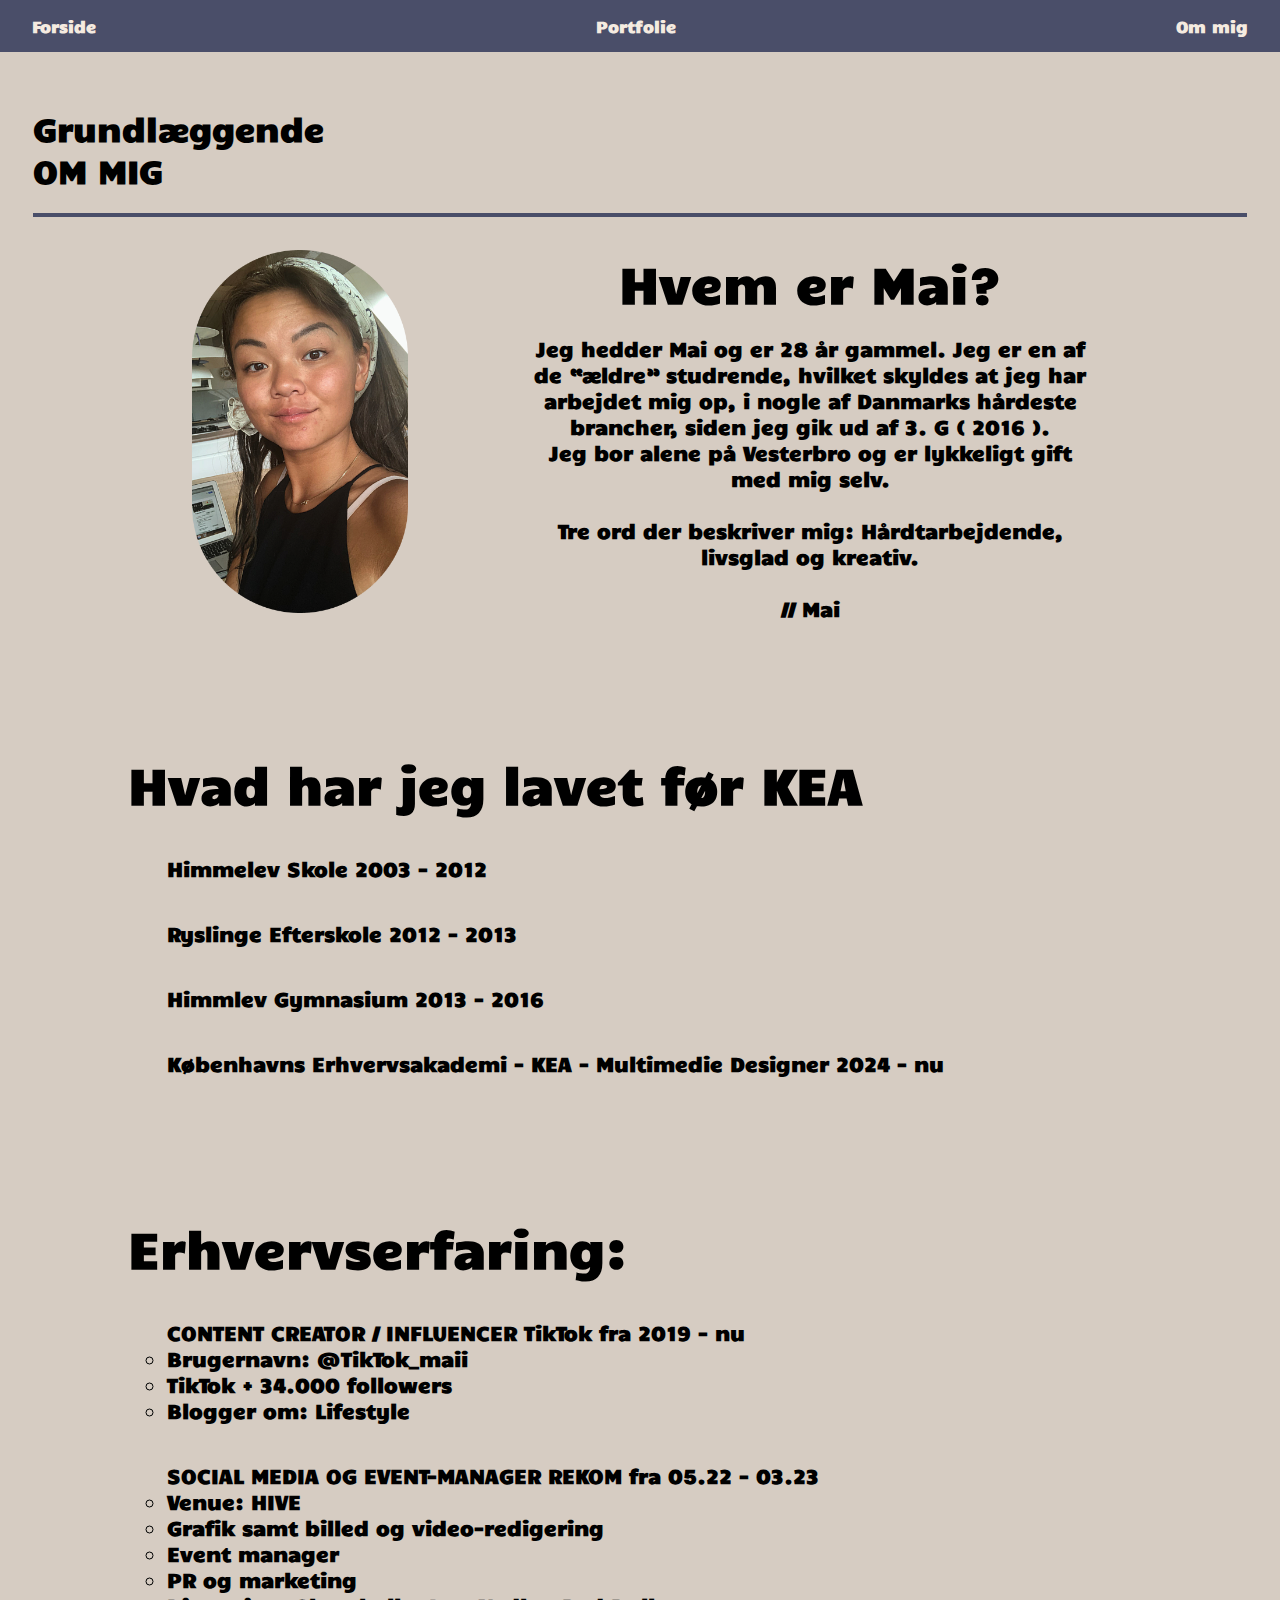
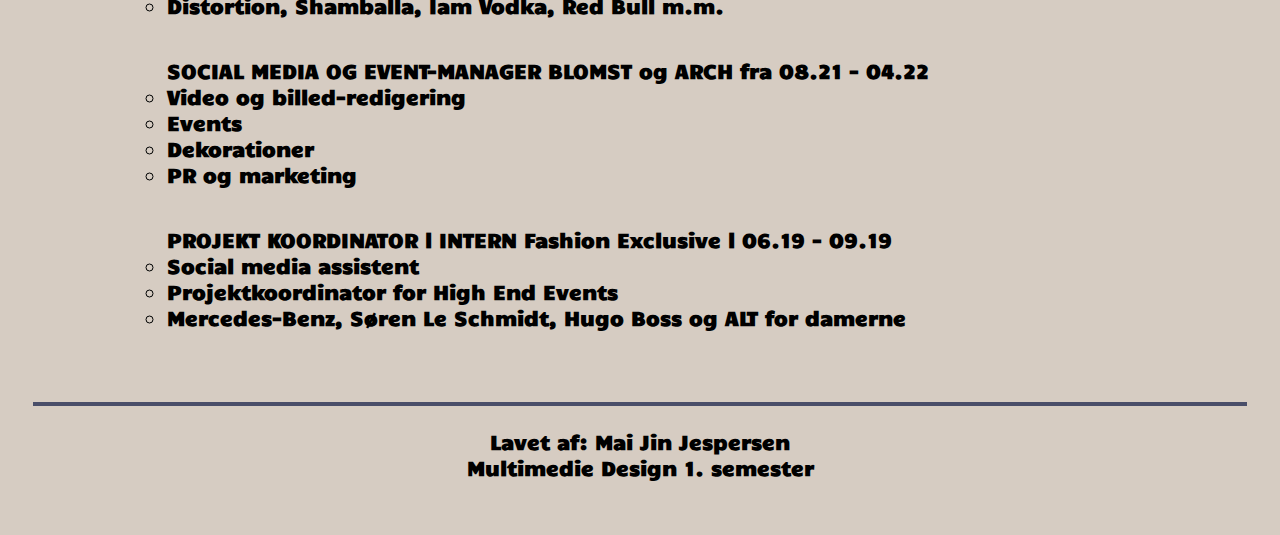
<file: mig.html>
<!DOCTYPE html>
<html lang="da">

<head>
    <meta charset="UTF-8">
    <meta name="viewport" content="width=device-width, initial-scale=1.0">
    <title>mig</title>
    <link rel="preconnect" href="https://fonts.googleapis.com">
    <link rel="preconnect" href="https://fonts.gstatic.com" crossorigin>
    <link href="https://fonts.googleapis.com/css2?family=Candal&display=swap" rel="stylesheet">
    <link rel="stylesheet" href="style.css">
</head>

<body class="indhold">
    <header>
        <div class="burger_container">
            <div id="burger_knap">
                <div class="burger_streg"></div>
                <div class="burger_streg"></div>
                <div class="burger_streg"></div>
            </div>
        </div>
        <nav class="menu" id="ul_text">
            <ul>
                <li><a href="forside.html">Forside</a></li>
                <li><a href="portfolie.html">Portfolie</a></li>
                <li><a href="mig.html">Om mig</a></li>
            </ul>
        </nav>
    </header>
    <main class="mainmig">
        <div class="overskrift_box">
            <h1>
                Grundlæggende <br> OM MIG <br>

            </h1>
        </div>


        <div class="container_forside">
            <div class="begyndelse_indhold">
                <img class="billede_mig" src="billeder_til_site/forside_pic/mig.png" alt="billede af mig">
                <div class="grid_1-2">
                    <h2>Hvem er Mai? </h2>

                    <p class="mig_text">Jeg hedder Mai og er 28 år gammel.
                        Jeg er en af de “ældre” studrende, hvilket skyldes at jeg har arbejdet mig op, i nogle af
                        Danmarks hårdeste brancher,
                        siden jeg gik ud af 3. G ( 2016 ).
                        <br>
                        Jeg bor alene på Vesterbro og er lykkeligt gift med mig selv. <br>
                        <br> Tre ord der beskriver mig: Hårdtarbejdende, livsglad og kreativ.<br>
                        <br> // Mai <br>
                    </p>
                </div>
            </div>
        </div>



        <div class="erfaring container">
            <div>
                <h3>
                    Hvad har jeg lavet før KEA
                </h3>

                <ol>
                    <li class="himmelev">Himmelev Skole 2003 - 2012</li>
                    <li class="rye">Ryslinge Efterskole 2012 - 2013</li>
                    <li class="gym">Himmlev Gymnasium 2013 - 2016</li>
                    <li class="kea">Københavns Erhvervsakademi - KEA - Multimedie Designer 2024 - nu</li>

                </ol>

            </div>

        </div>
        <div class="erfaring container">
            <div>
                <h3>
                    Erhvervserfaring:
                </h3>

                <ol>
                    <li class="tiktok_box">CONTENT CREATOR / INFLUENCER
                        TikTok fra 2019 - nu <ul>
                            <li>Brugernavn: @TikTok_maii</li>
                            <li>TikTok + 34.000 followers</li>
                            <li>Blogger om: Lifestyle</li>
                        </ul>
                    </li>


                    <li class="hive">SOCIAL MEDIA OG EVENT-MANAGER
                        REKOM fra 05.22 - 03.23 <ul>

                            <li>Venue: HIVE</li>
                            <li>Grafik samt billed og video-redigering</li>
                            <li>Event manager</li>
                            <li>
                                PR og marketing
                            </li>
                            <li>Distortion, Shamballa, Iam Vodka, Red Bull m.m.</li>
                        </ul>
                    </li>

                    <li class="some">SOCIAL MEDIA OG EVENT-MANAGER
                        BLOMST og ARCH fra 08.21 - 04.22 <ul>

                            <li>Video og billed-redigering</li>
                            <li>Events</li>
                            <li>Dekorationer</li>
                            <li>PR og marketing</li>

                        </ul>
                    </li>

                    <li class="fx">PROJEKT KOORDINATOR l INTERN
                        Fashion Exclusive l 06.19 - 09.19 <ul>

                            <li>Social media assistent</li>
                            <li>Projektkoordinator for High End Events</li>
                            <li>Mercedes-Benz, Søren Le Schmidt, Hugo Boss og ALT for damerne</li>

                    </li>

                    </ul>
                    </li>


                </ol>

            </div>

        </div>



        </div>
    </main>
    <footer>
        <p>Lavet af: Mai Jin Jespersen</p>
        <p>Multimedie Design 1. semester</p>
    </footer>
    <script type="module" src="script.js"></script>
</body>

</html>
</file>
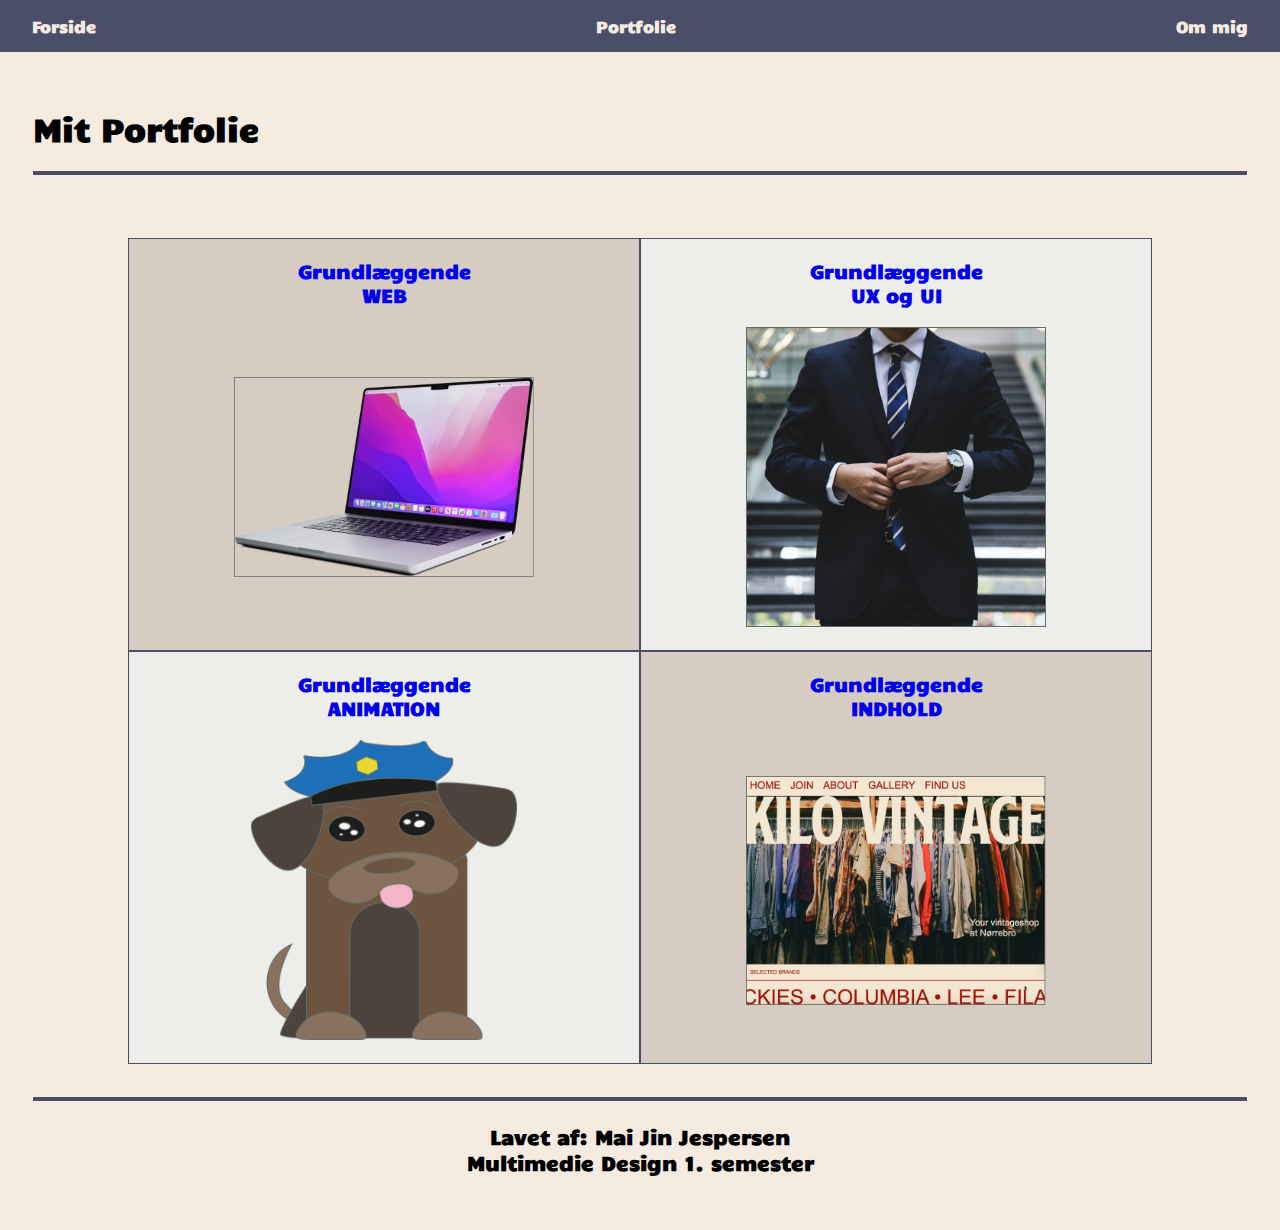
<file: portfolie.html>
<!DOCTYPE html>
<html lang="da">

<head>
    <meta charset="UTF-8">
    <meta name="viewport" content="width=device-width, initial-scale=1.0">
    <title>portfolie</title>
    <link rel="preconnect" href="https://fonts.googleapis.com">
    <link rel="preconnect" href="https://fonts.gstatic.com" crossorigin>
    <link href="https://fonts.googleapis.com/css2?family=Candal&display=swap" rel="stylesheet">
    <link rel="stylesheet" href="style.css">
</head>

<body class="portfolie">
    <header>
        <div class="burger_container">
            <div id="burger_knap">
                <div class="burger_streg"></div>
                <div class="burger_streg"></div>
                <div class="burger_streg"></div>
            </div>
        </div>
        <nav class="menu" id="ul_text">
            <ul>
                <li><a href="forside.html">Forside</a></li>
                <li><a href="portfolie.html">Portfolie</a></li>
                <li><a href="mig.html">Om mig</a></li>
            </ul>
        </nav>
    </header>
    <main>
        <div class="overskrift_box">
            <h1>
                Mit Portfolie

            </h1>
        </div>
        <div class="container">
            <div class="grid_portfolie">
                <a class="item" href="web.html">
                    <h3>Grundlæggende <br> WEB <br></h3>
                    <img src="billeder_til_site/forside_pic/computer.png" alt="computer">
                </a>


                <a href="ux.html" class="item">
                    <h3>Grundlæggende <br> UX og UI <br></h3>
                    <img src="billeder_til_site/forside_pic/ux.png" alt="ux_pic">
                </a>

                <a href="animation.html" class="item">
                    <h3>Grundlæggende <br> ANIMATION <br></h3>
                    <img src="billeder_til_site/forside_pic/hund.png" alt="animation_pic">
                </a>

                <a href="indhold.html" class="item">
                    <h3>Grundlæggende <br> INDHOLD <br></h3>
                    <img src="billeder_til_site/forside_pic/kilovintage.png" alt="kilovintages_pic">
                </a>


            </div>
        </div>


    </main>
    <footer>
        <p>Lavet af: Mai Jin Jespersen</p>
        <p>Multimedie Design 1. semester</p>
    </footer>
    <script type="module" src="script.js"></script>
</body>

</html>
</file>
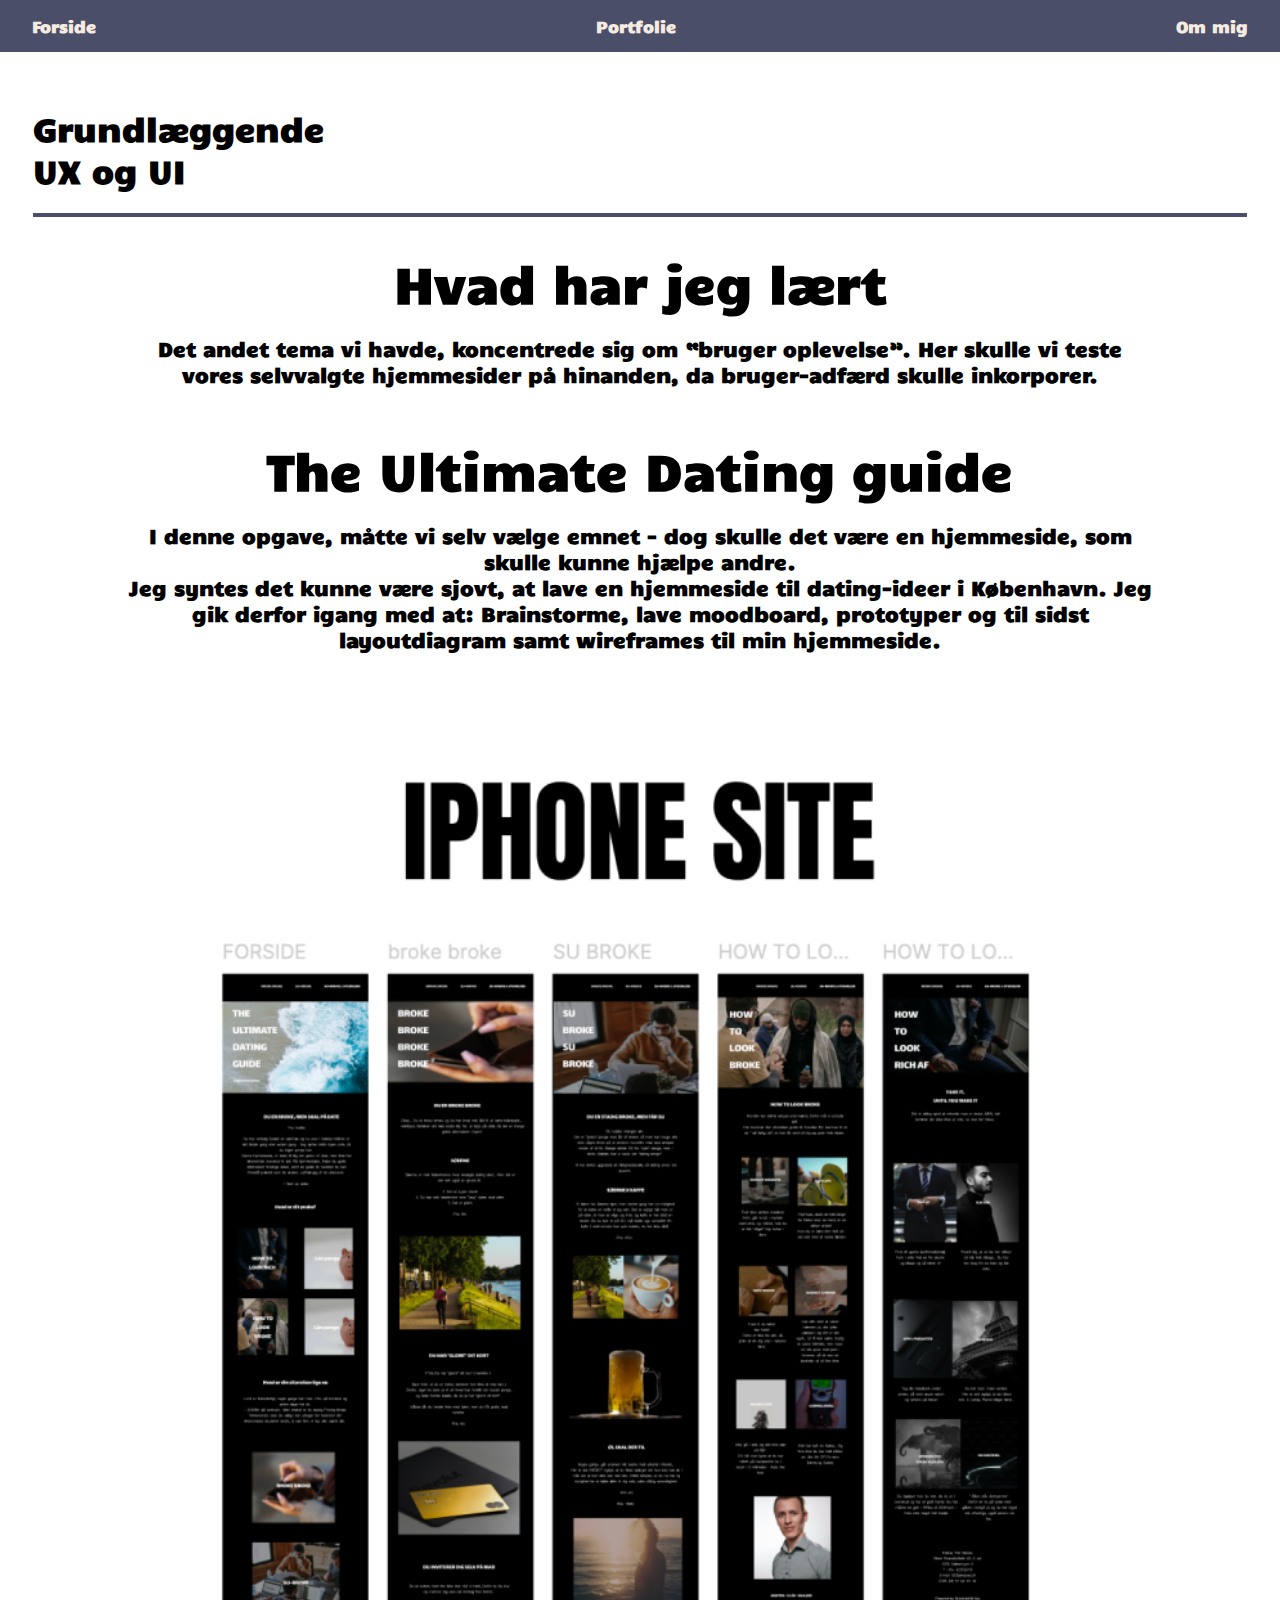
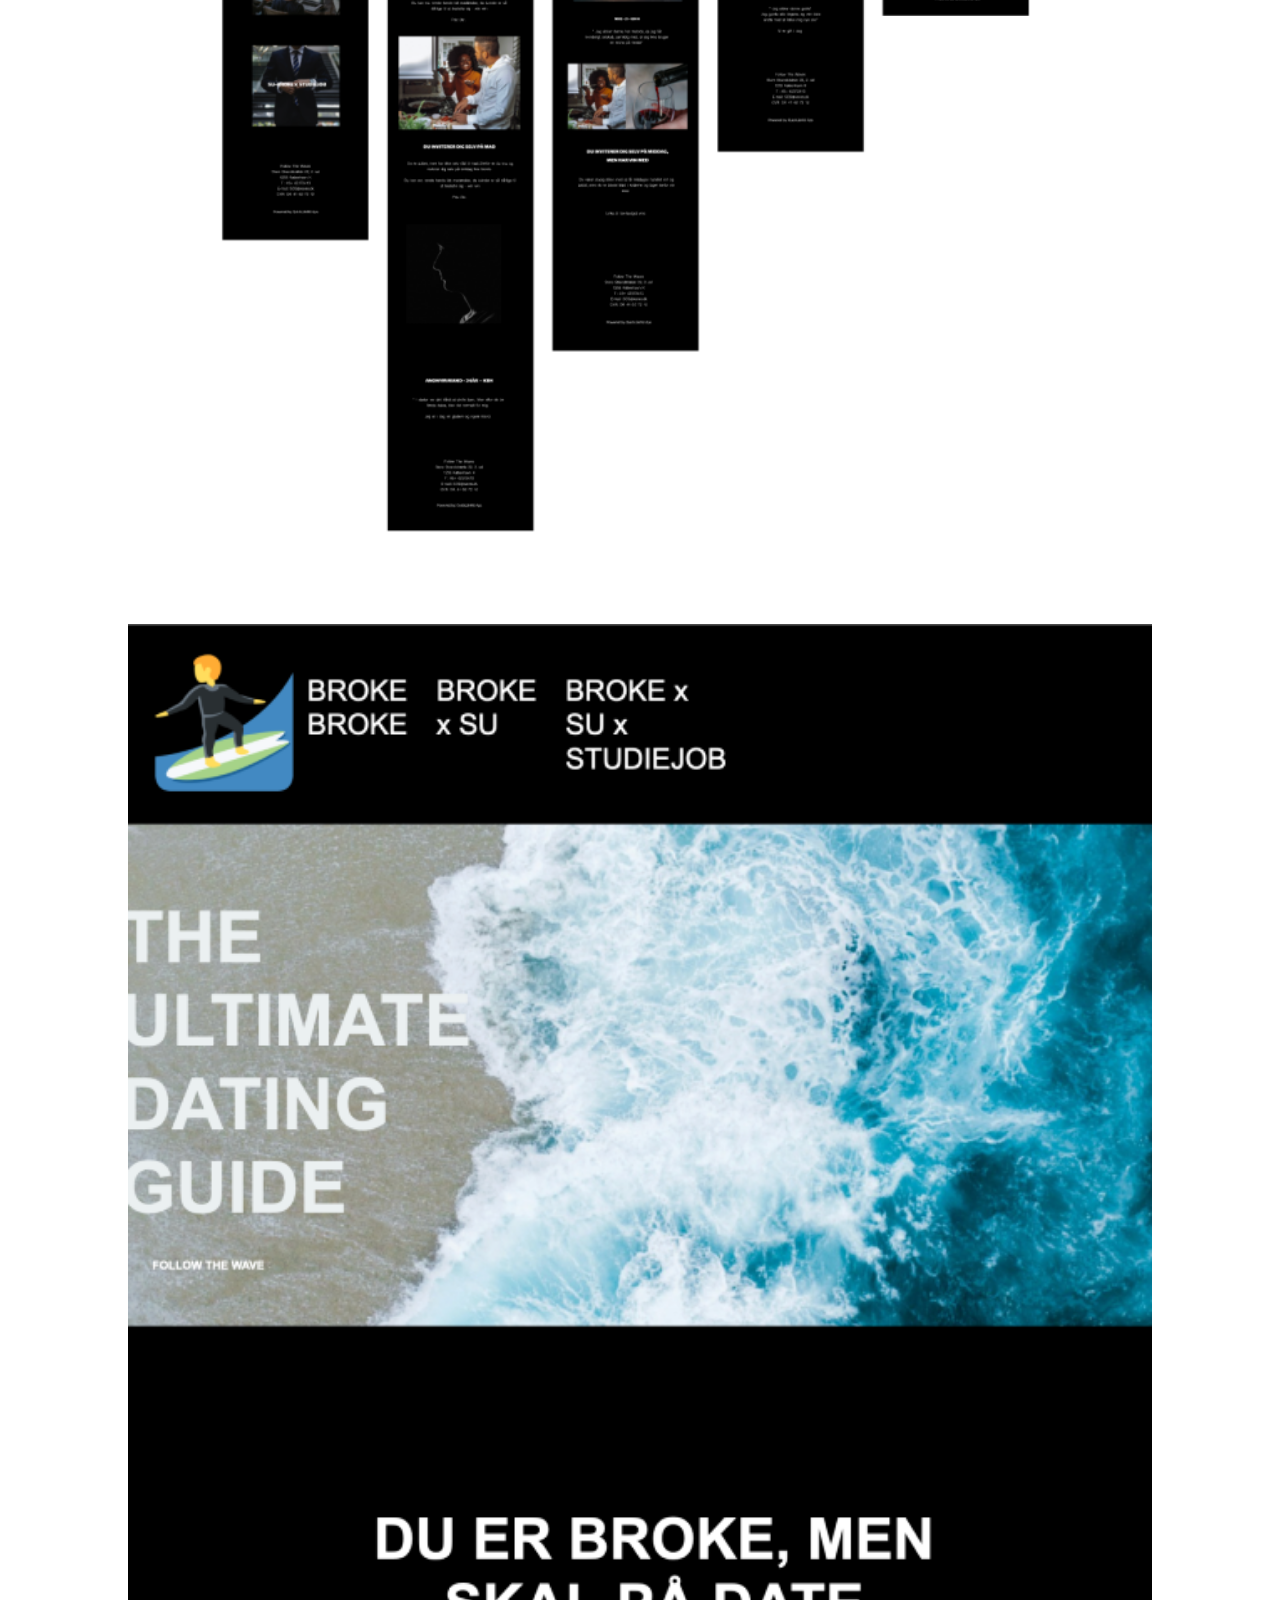
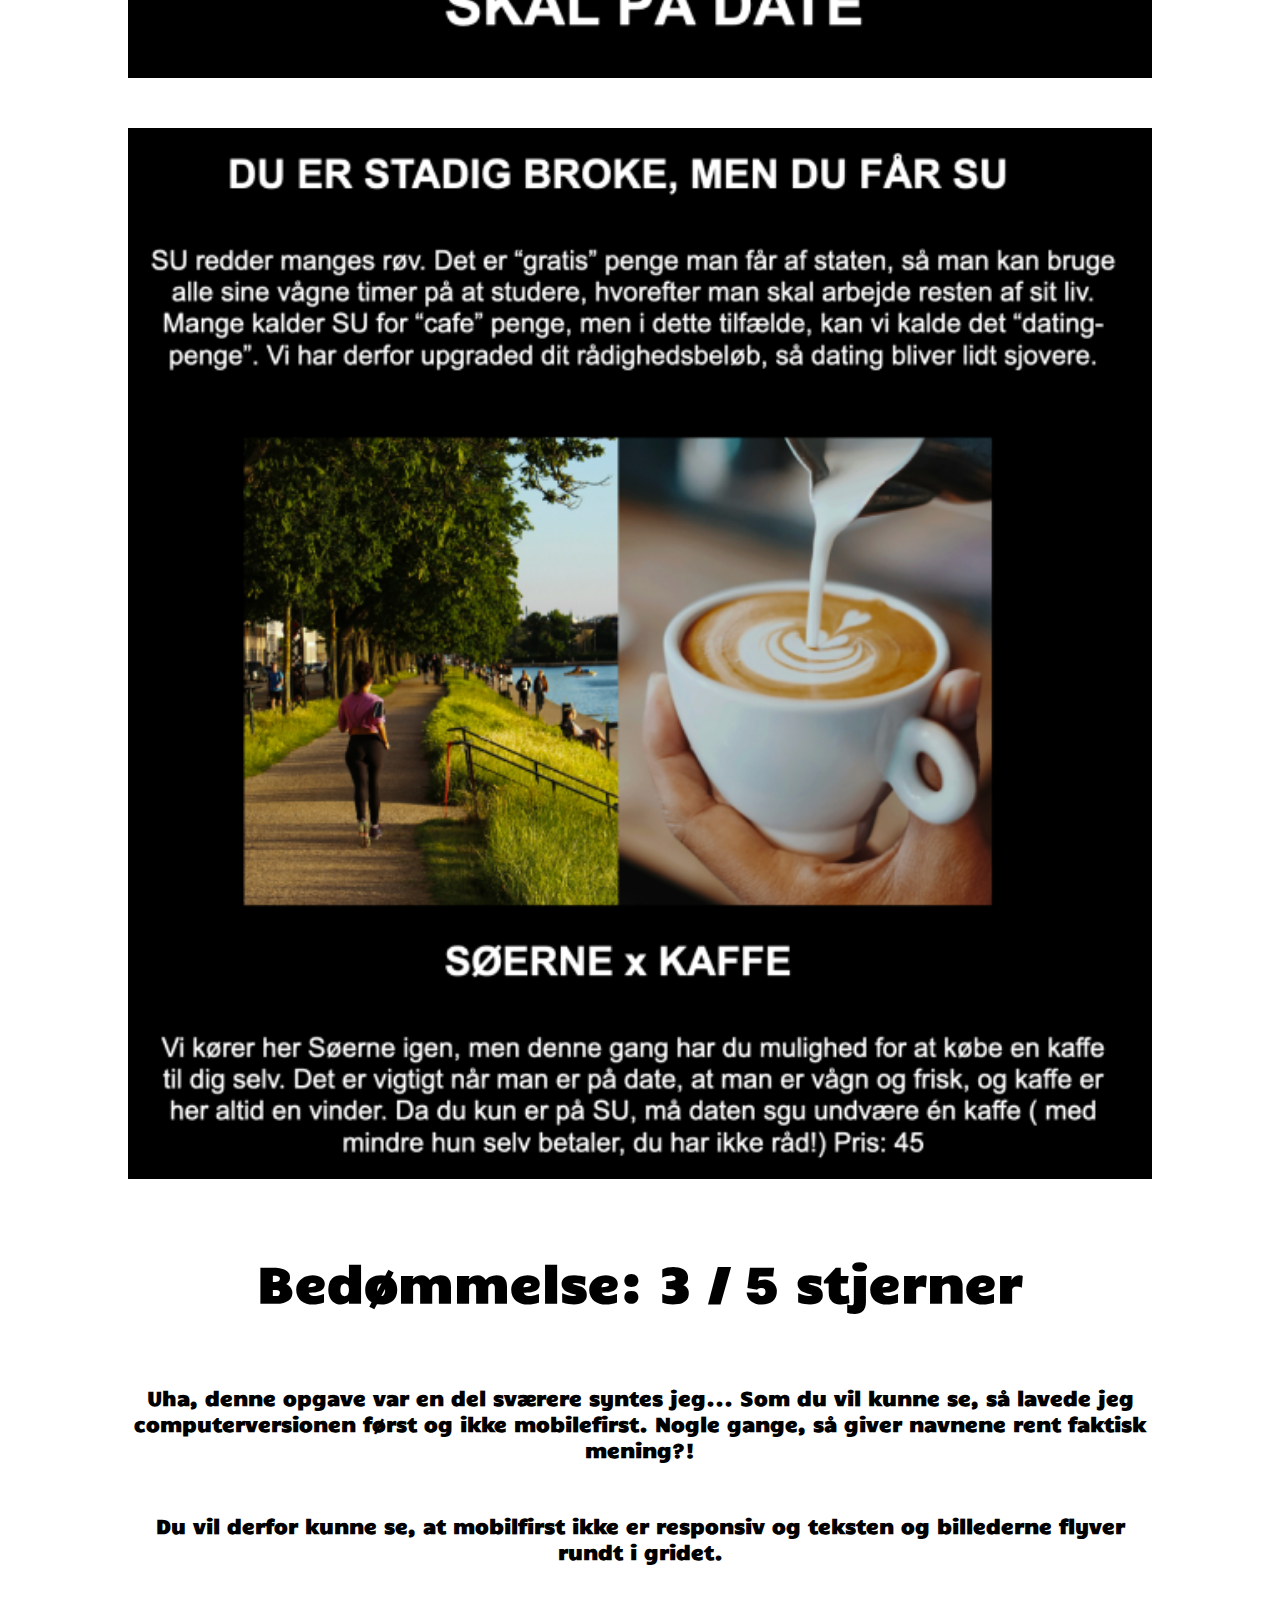
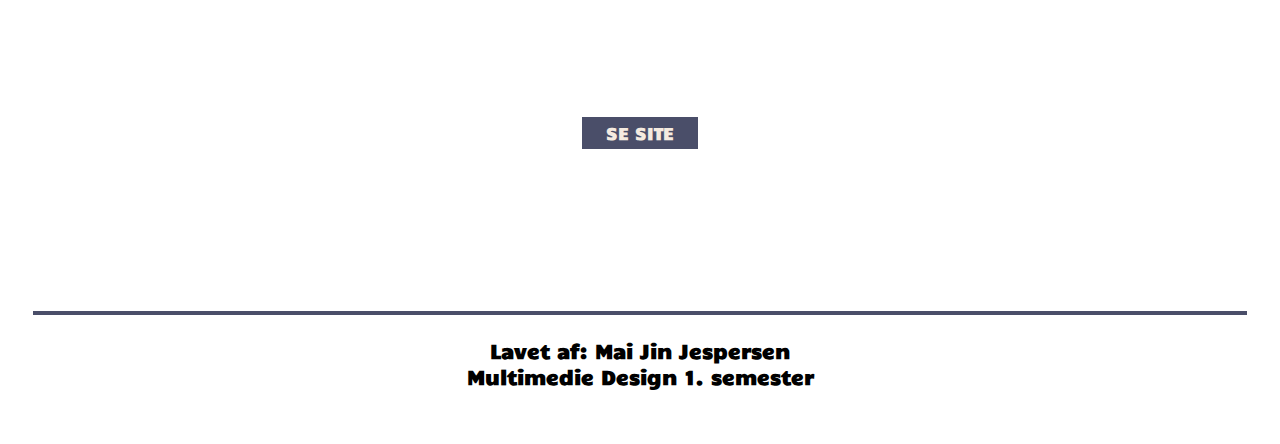
<file: ux.html>
<!DOCTYPE html>
<html lang="da">

<head>
    <meta charset="UTF-8">
    <meta name="viewport" content="width=device-width, initial-scale=1.0">
    <title>ux</title>
    <link rel="preconnect" href="https://fonts.googleapis.com">
    <link rel="preconnect" href="https://fonts.gstatic.com" crossorigin>
    <link href="https://fonts.googleapis.com/css2?family=Candal&display=swap" rel="stylesheet">
    <link rel="stylesheet" href="style.css">
</head>

<body>
    <header>
        <div class="burger_container">
            <div id="burger_knap">
                <div class="burger_streg"></div>
                <div class="burger_streg"></div>
                <div class="burger_streg"></div>
            </div>
        </div>
        <nav class="menu" id="ul_text">
            <ul>
                <li><a href="forside.html">Forside</a></li>
                <li><a href="portfolie.html">Portfolie</a></li>
                <li><a href="mig.html">Om mig</a></li>
            </ul>
        </nav>

    </header>
    <main>
        <div class="overskrift_box">
            <h1>
                Grundlæggende <br> UX og UI <br>
            </h1>
        </div>
        <div class="container">
            <div class="grid_indhold">
                <div>
                    <h2>Hvad har jeg lært</h2>
                    <p>Det andet tema vi havde, koncentrede sig om “bruger oplevelse”. Her skulle vi teste vores
                        selvvalgte
                        hjemmesider på
                        hinanden, da bruger-adfærd skulle inkorporer.
                    </p>
                </div>
                <div>
                    <h2>The Ultimate Dating guide</h2>
                    <p>I denne opgave, måtte vi selv vælge emnet - dog skulle det være en hjemmeside, som skulle kunne
                        hjælpe
                        andre.</p>
                    <p>Jeg syntes det kunne være sjovt, at lave en hjemmeside til dating-ideer i København. Jeg gik
                        derfor
                        igang
                        med at:
                        Brainstorme, lave moodboard, prototyper og til sidst layoutdiagram samt wireframes til min
                        hjemmeside.
                    </p>
                </div>
            </div>


            <div class="grid_indhold">
                <img class="proto_ux_pic" src="billeder_til_site/ux_pic/prototype.png" alt="">
                <img class="screen1_ux_pic" src="billeder_til_site/ux_pic/screen1.png" alt="">
                <img class="screen2_ux-pic" src="billeder_til_site/ux_pic/screen2.png" alt="">
            </div>
            <div class="grid_indhold">

                <h2>Bedømmelse: 3 / 5 stjerner</h2>
                <P>Uha, denne opgave var en del sværere syntes jeg... Som du vil kunne se, så lavede jeg
                    computerversionen
                    først og ikke
                    mobilefirst. Nogle gange, så giver navnene rent faktisk mening?!</P>
                <p>
                    Du vil derfor kunne se, at mobilfirst ikke er responsiv og teksten og billederne flyver rundt i
                    gridet.
                </p>
                <a class="knap" id="knap_se_site" href="/kea/03_design/emnesite">SE
                    SITE</a>
            </div>
        </div>
    </main>
    <footer>
        <p>Lavet af: Mai Jin Jespersen</p>
        <p>Multimedie Design 1. semester</p>
    </footer>
    <script type="module" src="script.js"></script>
</body>

</html>
</file>
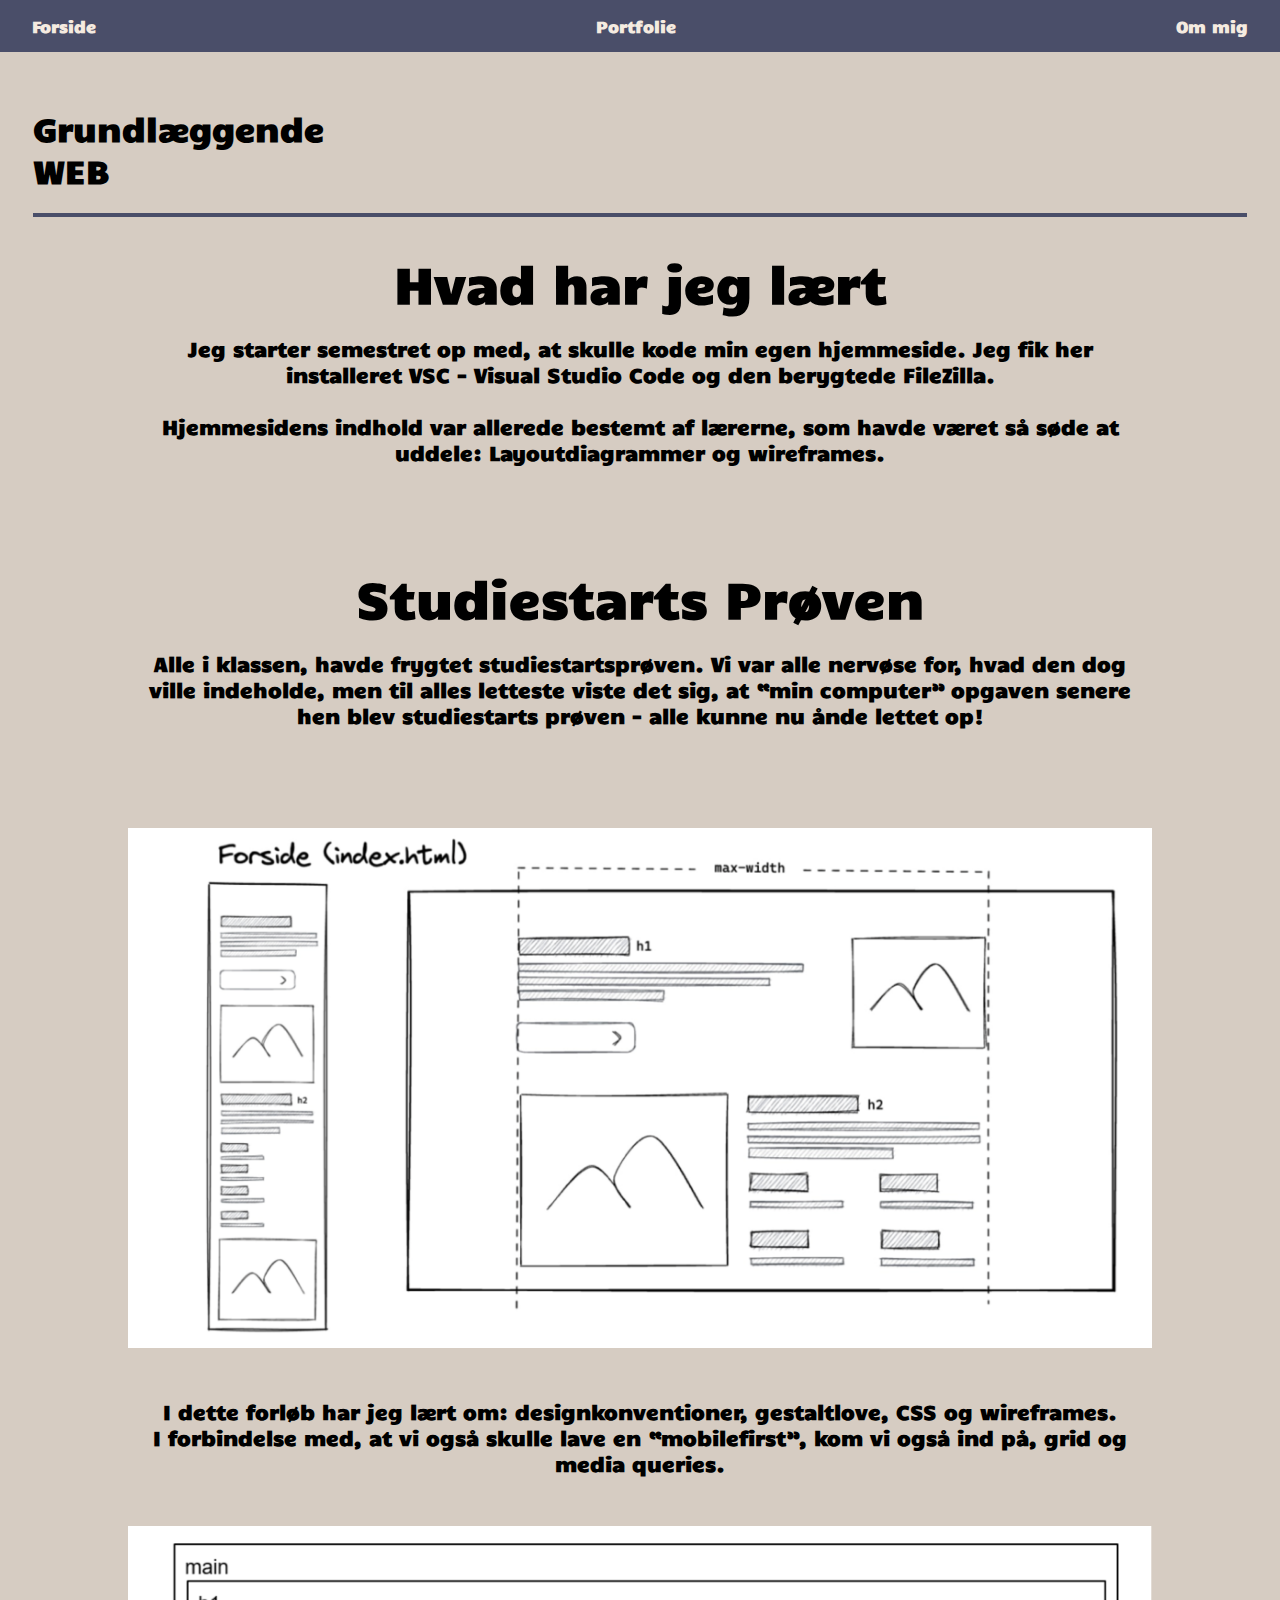
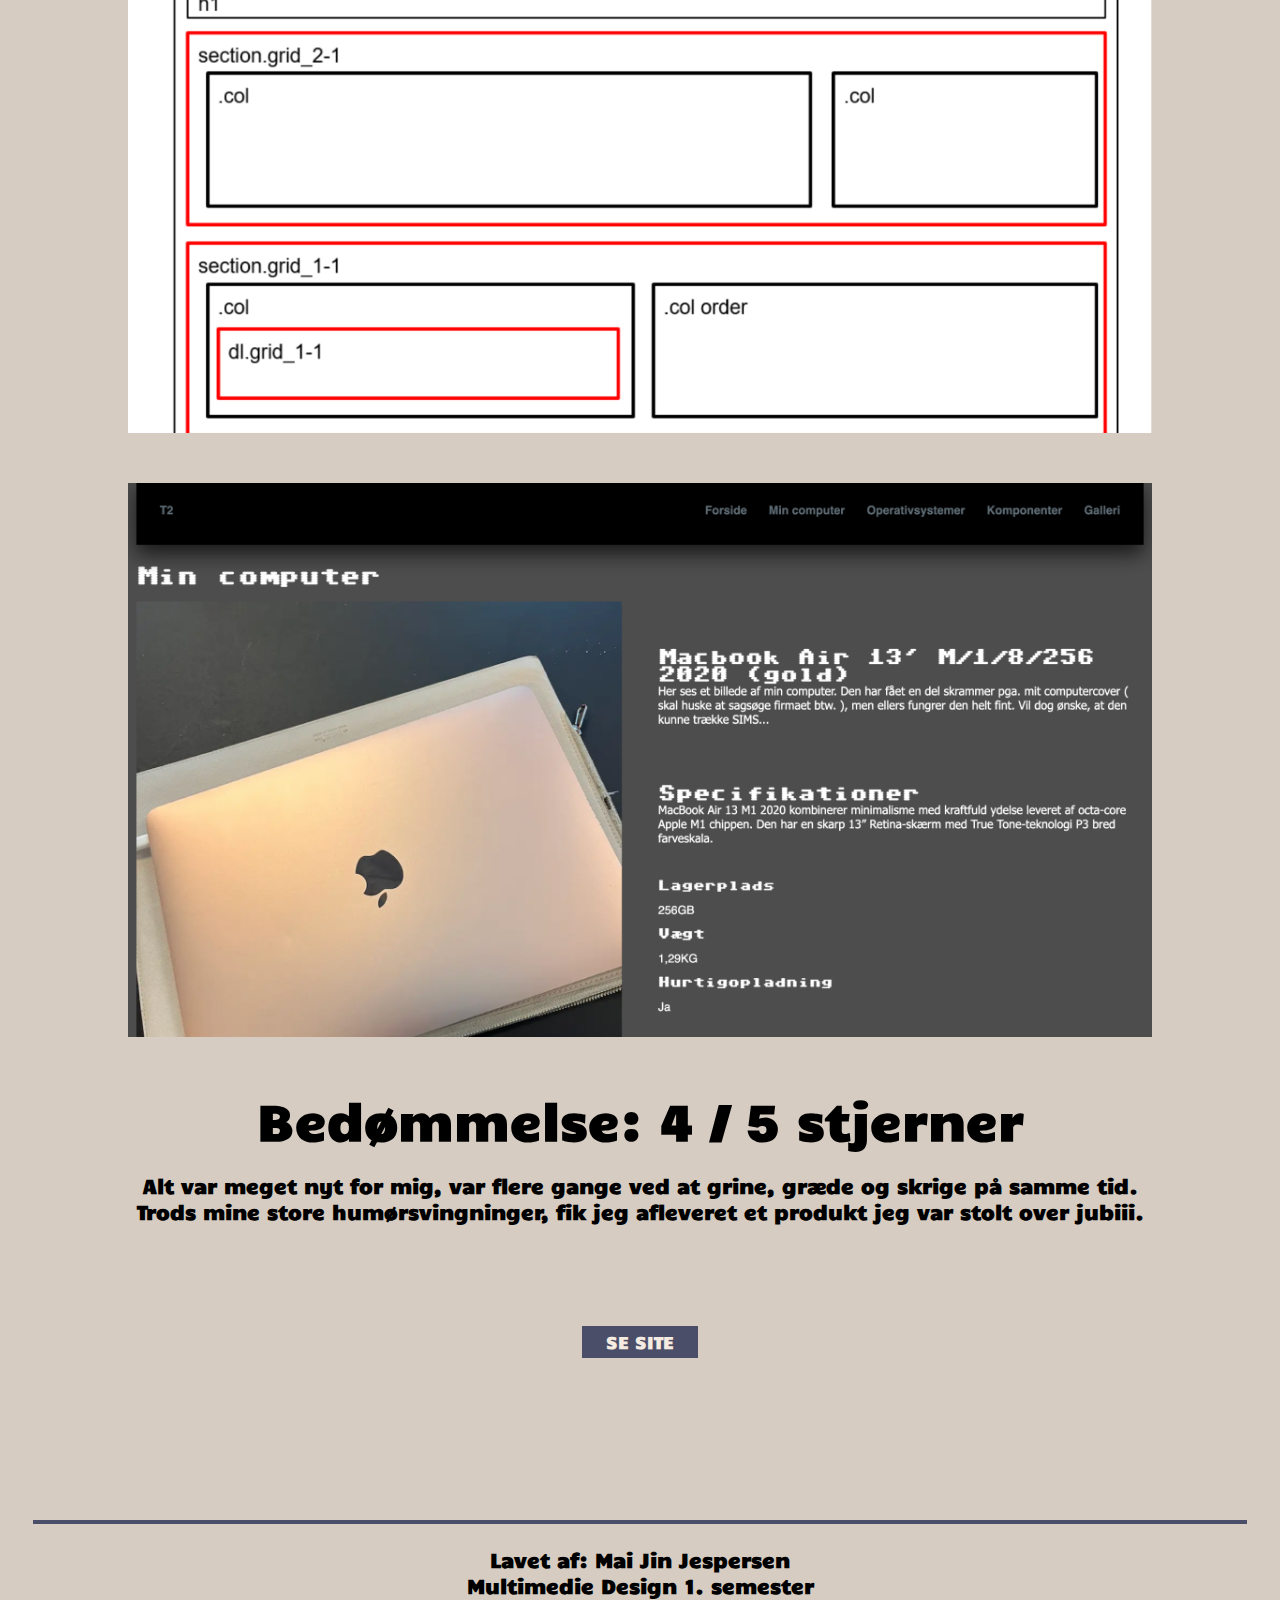
<file: web.html>
<!DOCTYPE html>
<html lang="da">

<head>
    <meta charset="UTF-8">
    <meta name="viewport" content="width=device-width, initial-scale=1.0">
    <title>web</title>
    <link rel="preconnect" href="https://fonts.googleapis.com">
    <link rel="preconnect" href="https://fonts.gstatic.com" crossorigin>
    <link href="https://fonts.googleapis.com/css2?family=Candal&display=swap" rel="stylesheet">
    <link rel="stylesheet" href="style.css">
</head>

<body class="indhold">
    <header>

        <div class="burger_container">
            <div id="burger_knap">
                <div class="burger_streg"></div>
                <div class="burger_streg"></div>
                <div class="burger_streg"></div>
            </div>
        </div>
        <nav class="menu" id="ul_text">
            <ul>
                <li><a href="forside.html">Forside</a></li>
                <li><a href="portfolie.html">Portfolie</a></li>
                <li><a href="mig.html">Om mig</a></li>
            </ul>
        </nav>

    </header>
    <main>
        <div class="overskrift_box">
            <h1>
                Grundlæggende <br> WEB <br>
            </h1>
        </div>
        <div class="container">

            <div class="grid_1-2">
                <h2>Hvad har jeg lært</h2>
                <p>Jeg starter semestret op med, at skulle kode min egen hjemmeside. Jeg fik her installeret VSC -
                    Visual
                    Studio Code og
                    den berygtede FileZilla. <br>
                    <br>
                    Hjemmesidens indhold var allerede bestemt af lærerne, som havde været så søde at uddele:
                    Layoutdiagrammer og wireframes. <br>
                </p>
            </div>
            <div class="grid_1-2">
                <h2>Studiestarts Prøven</h2>
                <p>Alle i klassen, havde frygtet studiestartsprøven. Vi var alle nervøse for, hvad den dog ville
                    indeholde,
                    men til alles
                    letteste viste det sig, at “min computer” opgaven senere hen blev studiestarts prøven - alle kunne
                    nu
                    ånde lettet op!
                </p>
            </div>
            <div class="grid_indhold">
                <img class="web_wireframe_pic" src="billeder_til_site/web_pic/wireframe.png" alt="">
                <p>I dette forløb har jeg lært om: designkonventioner, gestaltlove, CSS og wireframes. <br>I forbindelse
                    med, at
                    vi
                    også
                    skulle lave en “mobilefirst”, kom vi også ind på, grid og media queries.</p>

                <img class="web_grid_pic" src="billeder_til_site/web_pic/grid.png" alt="">
                <img class="min_com_pic" src="billeder_til_site/web_pic/min_com.png" alt="">

                <div class="hvad_har_jeg_lært_box">

                    <h2>Bedømmelse: 4 / 5 stjerner</h2>
                    <P>Alt var meget nyt for mig, var flere gange ved at grine, græde og skrige på samme tid. <br> Trods
                        mine
                        store
                        humørsvingninger, fik jeg afleveret et produkt jeg var stolt over jubiii.</P>
                    <a class="knap" id="knap_se_site" href="/kea/02_web/website/index.html/index.html">SE SITE</a>
                </div>

            </div>
        </div>
    </main>


    <footer>
        <p>Lavet af: Mai Jin Jespersen</p>
        <p>Multimedie Design 1. semester</p>
    </footer>
    <script type="module" src="script.js"></script>
</body>

</html>
</file>
<file: style.css>
/* OVERALL FARVER OG FONT STØRRELSER */

* {
  padding: 0;
  margin: 0;
}

/* farver */
:root {
  --baggrund: #f5ebe0;
  --menu_farve: #4a4e69;
  --morkebrun_baggrund: #d6ccc2;
  --gray_baggrund: #f5f5f5;
  --gro_baggrund: #edede9;

  /* font størrelser */
  --mobile-h1: 30px;
  --desktop-h1: 90px;
  --mobile-h2: 20px;
  --dekstop-h2: 50px;
  --mobile-p: 10px;
  --desktop-p: 20px;
  --cv_text: 20px;
  --footer_text: 10px;
  --knap-text: 40px;

  /* margin + padding */

  --margin-mobile: 30px;
  --margin-desktop: 130px;
}

/* STYLING AF SITE OVERALL */

img {
  width: 100%;
  height: auto;
}

.begyndelse_indhold {
  display: grid;
  gap: 30px;
}

.item img {
  aspect-ratio: 1 /1;
  width: 300px;

  object-fit: contain;
}

/* Font størrelser + text */

body {
  font-family: "Candal";
  font-weight: 700;
}

a {
  text-decoration: none;
}

.knap {
  background-color: var(--menu_farve);
  color: var(--baggrund);
  padding-block: 10px;
  padding-inline: 60px;
  max-width: fit-content;
  font-size: var(--knap-text);
}

#cv_knap {
  margin: 0 auto;
  margin-bottom: 129px;
  margin-top: 10%;
  display: block;

  padding: 8px;
  padding-inline: 50px;
  font-size: 28px;
}

#knap_se_site {
  margin: 0 auto;
  margin-bottom: 0px;
  margin-top: 10%;
  display: block;
  padding: 10px;
  padding-inline: 42px;
  font-size: 20px;
}

.hunde_grid2 p {
  grid-column: span 2;
}

/* VH = view port hight = hvor meget den må fylde skærmen */

.screen_text {
  display: grid;
  place-items: center;
  min-height: 100vh;
  text-align: center;
}

footer {
  border-top: solid 4px var(--menu_farve);
  padding-block: 30px;
  margin-top: 30px;
  text-align: center;
  font-size: var(--footer_text);
  padding-block: 22px;
  margin: 33px;
}

.h1 {
  font-size: var(--mobile-h1);
  margin-inline: var(--margin-mobile);
}

.overskrift_box {
  padding-block: 22px;
  margin: 33px;
  border-bottom: 4px solid var(--menu_farve);
}
h2 {
  font-size: var(--mobile-h2);
}

.p {
  font-size: var(--mobile-p);
  font-weight: 700;
  text-align: center;
}

.cv_text {
  font-size: var(--cv_text);
}

.tiktok_box,
.hive,
.some,
.fx,
.himmelev,
.rye,
.gym,
.kea {
  margin: 39px;
  font-size: var(--mobile-p);
}

/* BAGGRUNDS FARVER PÅ SITES */

.forside,
.screen,
.animation,
.portfolie {
  background-color: var(--baggrund);
}

.web,
.indhold,
.mig {
  background-color: var(--morkebrun_baggrund);
}

.ux {
  background-color: var(--gray_baggrund);
}

.grid_portfolie {
  display: grid;
  gap: 30px;
}

.erfaring ol {
  list-style: none;
  font-size: var(--cv_text);
}

.erfaring {
  margin-top: 100px;
}

.erfaring ul {
  gap: 30px;
}

.erfaring h3 {
  font-size: var(--mobile-h2);
}

/**** PORTFOLIE BOX =   */

.item {
  padding: 20px;
  border: 1px solid var(--menu_farve);
  text-align: center;
}

.item h3 {
  margin-bottom: 20px;
}

/* Når jeg bruger 1n = tager jeg den første kasse aka. barn*/
.item:nth-child(1n) {
  background-color: var(--morkebrun_baggrund);
}

.item:nth-child(2n) {
  background-color: var(--gro_baggrund);
}

/* AFSTANDE OG PLACERINGER */

.container {
  width: 90%;
  margin-inline: auto;
  display: grid;

  row-gap: 70px;
}

.container_forside {
  width: 70%;
  margin-inline: auto;
}

.billede_mig {
  grid-column: span 2;
  height: 400px;
  object-fit: contain;
}

.container p,
h2 {
  text-align: center;
}

/**** MENU STYLING ****/

header {
  background-color: var(--menu_farve);
  position: sticky;
  top: 0;
}

.burger_container {
  display: flex;
  justify-content: end;
  padding: 20px;
}

.menu {
  position: sticky;
  padding: 1rem 2rem;
  display: flex;
  justify-content: space-between;
  align-items: center;
  display: none;
  text-align: right;
}

.menu_open {
  display: block;
}

.burger_open .burger_streg:nth-child(2) {
  opacity: 0;
}

.burger_open .burger_streg:nth-child(1) {
  transform: rotate(-45deg);
  transition: 0.2s;
}

.burger_open .burger_streg:nth-child(3) {
  transform: rotate(45deg) translate(-10px, -10px);
  transition: 0.2s;
}

header img {
  width: 30px;
}

.menu a {
  color: var(--baggrund);
}

.menu ul {
  display: flex;
  gap: 30px;
  list-style: none;
  flex-direction: column;
}

#burger_knap {
  width: 30px;
  height: 30px;
  cursor: pointer;
  display: flex;
  flex-direction: column;
  gap: 5px;
  justify-content: center;
}

.burger_streg {
  height: 2px;
  width: 100%;
  background-color: var(--baggrund);
  transition: 0.2s;
}

.grid_1-2 {
  grid-column: span 2;
}

.grid_1-2 p {
  margin-bottom: 30px;
  text-align: center;
  margin-top: 20px;
  font-size: var(--mobile-p);
}

.menu_open {
  display: block;
}

iframe {
  aspect-ratio: 16 / 9;
  margin-top: 40px;
}

.spil_video {
  width: 100%;
}

.grid_indhold {
  display: grid;
  gap: 50px;
  grid-column: span 2;
}

.hunde_grid2 {
  display: grid;
  grid-template-columns: 1fr 1fr;
  gap: 50px;
}

.sky,
.kode_liv {
  grid-column: 1/3;
}

/* ALT EFTER DETTE HER, ER COMPUTER-STYLEING*/

@media (min-width: 1000px) {
  .begyndelse_indhold {
    display: grid;
    grid-template-columns: 1fr 1fr 1fr;
    gap: 124px;
  }

  .grid_portfolie {
    display: grid;
    gap: 70px;
    margin-top: 30px;
  }

  .forløb_box {
    display: grid;
    margin-top: 30px;
    gap: 30px;
  }

  .h2_mai {
    font-size: var(--dekstop-h2);
  }

  .billede_mig {
    width: 100%;
    height: auto;
    grid-column: span 1;
  }

  .burger_container {
    display: none;
  }

  .menu {
    display: flex;
  }

  .menu ul {
    flex-direction: row;
    width: 100%;
    justify-content: space-between;
  }

  .grid_1-2 {
    grid-column: span 2;
  }

  .grid_1-2 p {
    font-size: var(--desktop-p);
  }

  h2 {
    font-size: var(--dekstop-h2);
    margin-bottom: 20px;
  }

  .erfaring h3 {
    font-size: var(--dekstop-h2);
  }

  p {
    font-size: var(--desktop-p);
  }

  .mig_text {
    text-align: left;
  }
  .container {
    width: 80%;
    margin-inline: auto;
  }

  .grid_portfolie {
    grid-template-columns: 1fr 1fr;
    grid-template-rows: 1fr 1fr;
    gap: 0px;
  }

  .item:nth-child(3) {
    background-color: var(--gro_baggrund);
  }

  .item:nth-child(2) {
    background-color: var(--gro_baggrund);
  }

  .item:nth-child(4) {
    background-color: var(--morkebrun_baggrund);
  }

  #knap_se_site {
    margin: 0 auto;
    margin-bottom: 129px;
    margin-top: 10%;
    display: block;

    padding: 30px;
    padding-inline: 50px;
    font-size: 28px;
  }

  #cv_knap {
    margin: 0 auto;
    margin-bottom: 129px;
    margin-top: 10%;
    display: block;

    padding: 30px;
    padding-inline: 50px;
    font-size: 28px;
  }

  .hunde_grid1 {
    display: grid;
    grid-template-columns: 2fr 2fr;
  }

  #knap_se_site {
    background-color: var(--menu_farve);
    color: var(--baggrund);
    padding-block: 5px;
    padding-inline: 24px;
    max-width: fit-content;
    font-size: 17px;
  }

  .tiktok_box,
  .hive,
  .some,
  .fx,
  .himmelev,
  .rye,
  .gym,
  .kea {
    margin: 39px;
    font-size: var(--desktop-p);
  }
}
</file>
